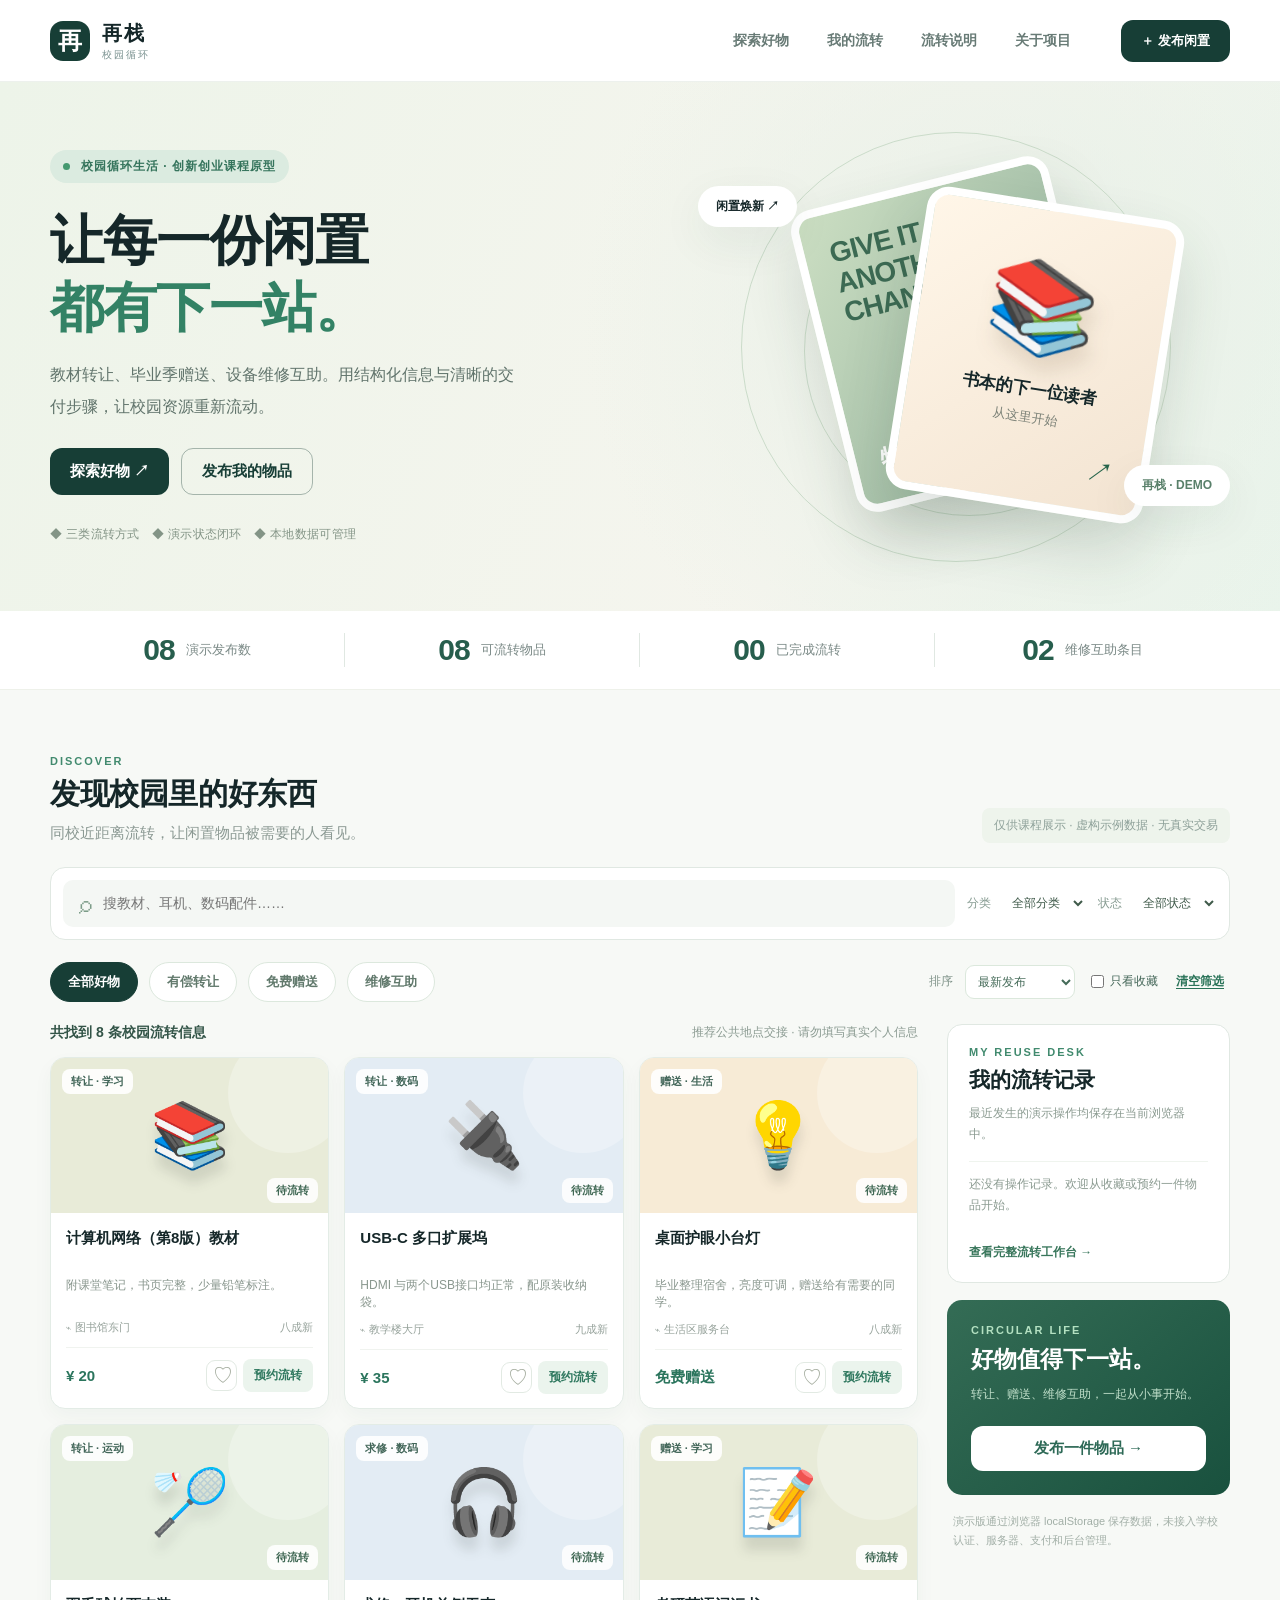
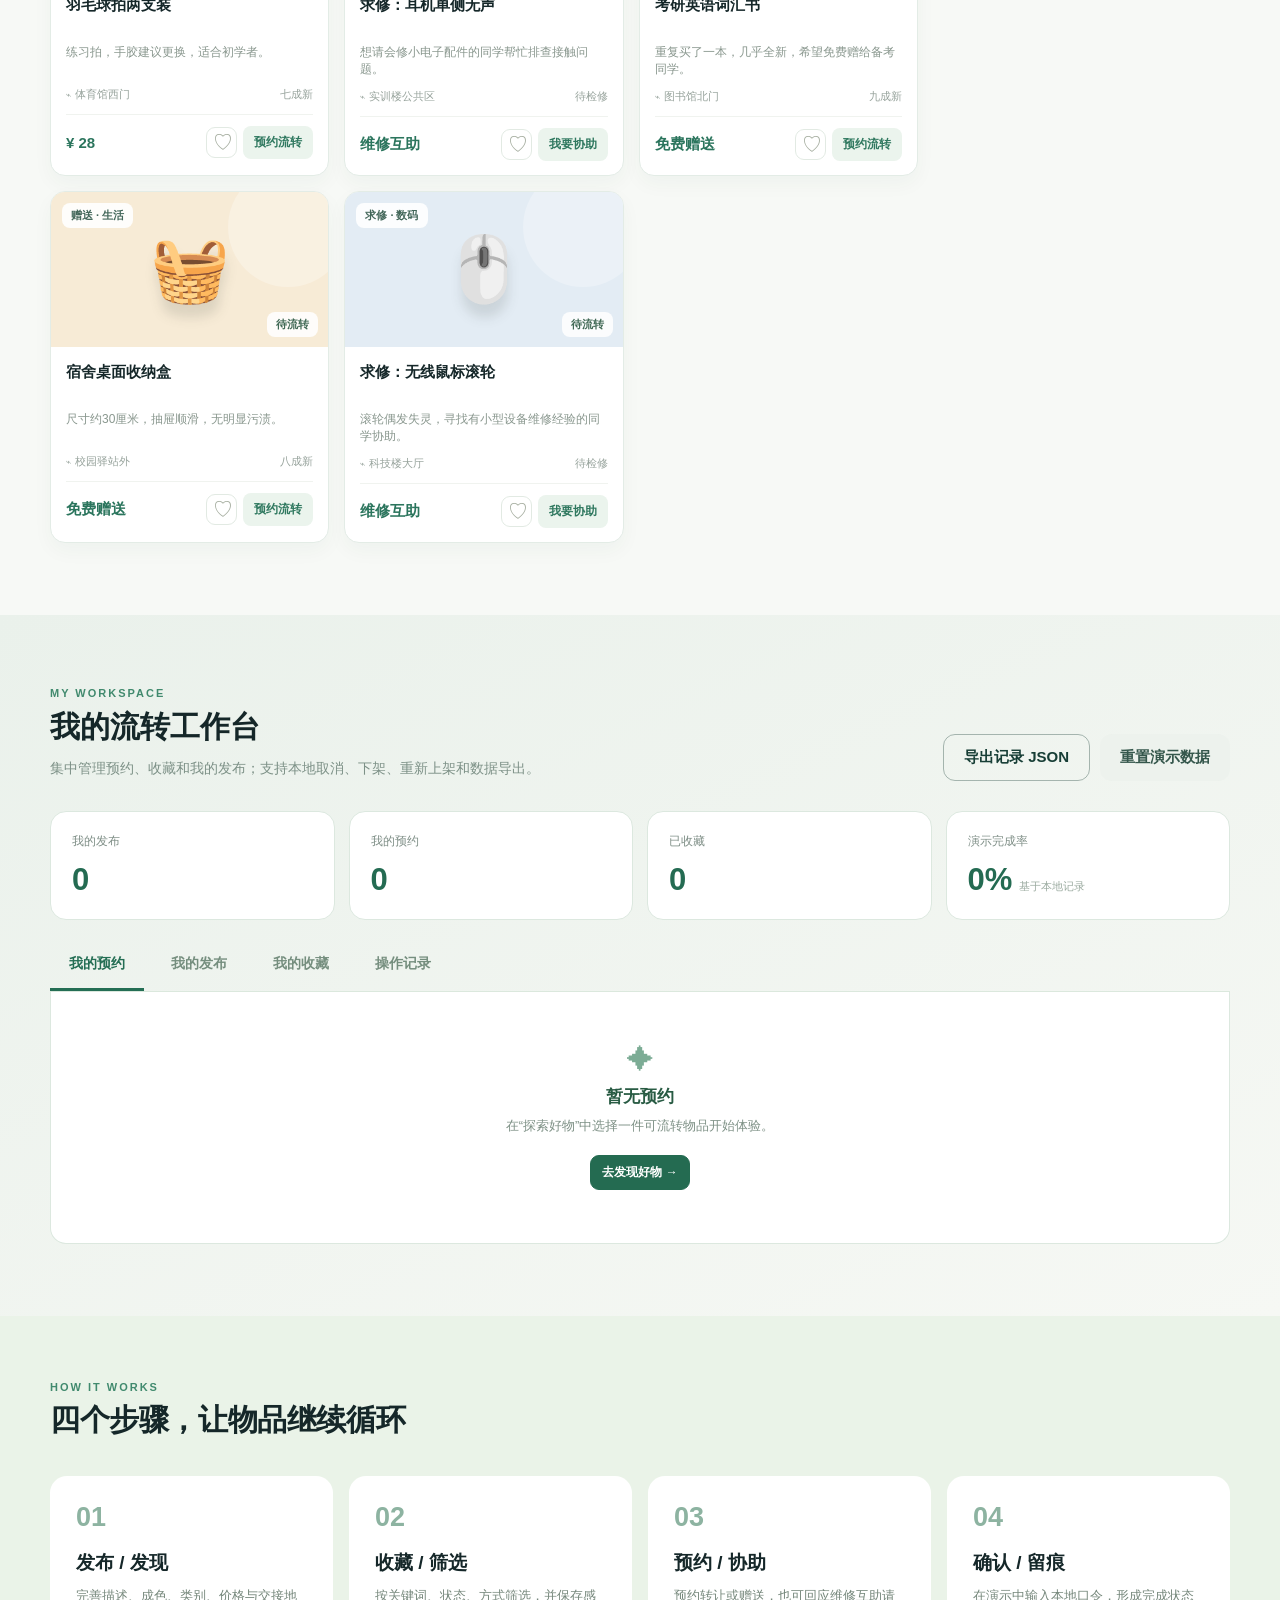
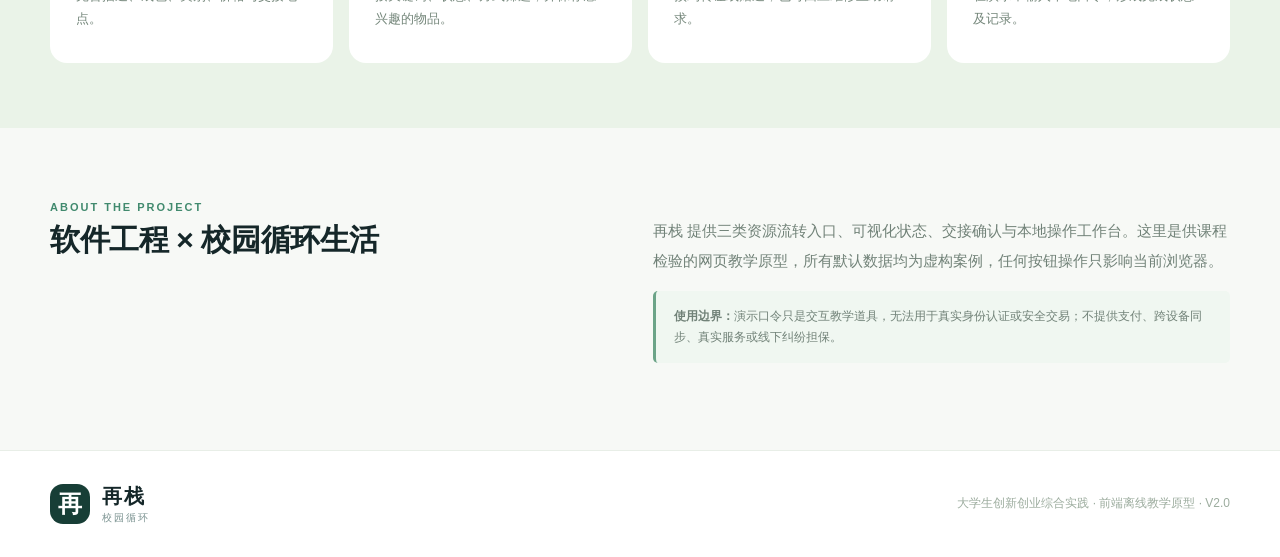
<file: index.html>
<!doctype html>
<html lang="zh-CN">
<head>
  <meta charset="utf-8">
  <meta name="viewport" content="width=device-width,initial-scale=1">
  <meta name="theme-color" content="#173e36">
  <meta name="description" content="再栈——校园闲置物品可信流转与维修互助平台：校园闲置物品可信流转与维修互助网页原型，支持搜索、预约、赠送与维修互助。">
  <title>再栈——校园闲置物品可信流转与维修互助平台｜让闲置继续发光</title>
  <link rel="stylesheet" href="styles.css">
  <script src="data.js" defer></script>
  <script src="app.js" defer></script>
</head>
<body>
  <a class="skip-link" href="#market">跳到物品列表</a>
  <header class="topbar">
    <div class="wrap topbar-inner">
      <a class="brand" href="#top" aria-label="再栈 首页"><span class="brand-mark">再</span><span><strong>再栈</strong><small>校园循环</small></span></a>
      <nav aria-label="主导航" class="nav"><a href="#market">探索好物</a><a href="#workspace">我的流转</a><a href="#how">流转说明</a><a href="#about">关于项目</a></nav>
      <button id="publishTop" class="btn btn-solid" type="button">＋ 发布闲置</button>
    </div>
  </header>
  <main id="top">
    <section class="hero" aria-labelledby="heroTitle"><div class="wrap hero-inner">
      <div class="hero-copy"><div class="eyebrow"><span class="dot"></span> 校园循环生活 · 创新创业课程原型</div><h1 id="heroTitle">让每一份闲置<br><em>都有下一站。</em></h1><p>教材转让、毕业季赠送、设备维修互助。用结构化信息与清晰的交付步骤，让校园资源重新流动。</p><div class="hero-actions"><a class="btn btn-dark" href="#market">探索好物 ↗</a><button class="btn btn-outline" id="publishHero" type="button">发布我的物品</button></div><div class="micro">◆ 三类流转方式　◆ 演示状态闭环　◆ 本地数据可管理</div></div>
      <div class="hero-visual" aria-hidden="true"><div class="orbit orbit-one"></div><div class="orbit orbit-two"></div><div class="hero-card card-back"><span class="hero-stamp">GIVE IT<br>ANOTHER<br>CHANCE</span><span class="art-text">物尽其用 ✦</span></div><div class="hero-card card-front"><span class="visual-icon">📚</span><strong>书本的下一位读者</strong><span>从这里开始</span><div class="visual-arrow">↗</div></div><span class="floating pill-one">闲置焕新 ↗</span><span class="floating pill-two">再栈 · DEMO</span></div>
    </div></section>
    <section class="stats-strip" aria-label="演示统计"><div class="wrap stats-grid"><div><strong id="statTotal">--</strong><span>演示发布数</span></div><div><strong id="statAvailable">--</strong><span>可流转物品</span></div><div><strong id="statDone">--</strong><span>已完成流转</span></div><div><strong id="statRepair">--</strong><span>维修互助条目</span></div></div></section>
    <section id="market" class="section wrap market-section" aria-labelledby="marketTitle">
      <div class="section-heading"><div><span class="kicker">DISCOVER</span><h2 id="marketTitle">发现校园里的好东西</h2><p>同校近距离流转，让闲置物品被需要的人看见。</p></div><span class="demo-label">仅供课程展示 · 虚构示例数据 · 无真实交易</span></div>
      <div class="toolbar" role="search"><label class="searchbox"><span aria-hidden="true">⌕</span><input id="search" type="search" aria-label="搜索物品" placeholder="搜教材、耳机、数码配件……" autocomplete="off"></label><div class="sort-box"><label for="kind">分类</label><select id="kind"><option value="全部">全部分类</option><option>学习</option><option>数码</option><option>生活</option><option>运动</option></select></div><div class="sort-box"><label for="status">状态</label><select id="status"><option value="全部">全部状态</option><option value="待流转">待流转</option><option value="已预约">已预约</option><option value="已完成">已完成</option><option value="已下架">已下架</option></select></div></div>
      <div class="chips-row"><div id="modeChips" class="chips" aria-label="按流转类型筛选"><button type="button" class="chip selected" data-mode="全部" aria-pressed="true">全部好物</button><button type="button" class="chip" data-mode="转让" aria-pressed="false">有偿转让</button><button type="button" class="chip" data-mode="赠送" aria-pressed="false">免费赠送</button><button type="button" class="chip" data-mode="求修" aria-pressed="false">维修互助</button></div><div class="filters-extra"><label for="sort">排序</label><select id="sort"><option value="newest">最新发布</option><option value="price-asc">价格由低到高</option><option value="price-desc">价格由高到低</option><option value="title">名称 A-Z</option></select><label class="favorite-filter"><input id="favOnly" type="checkbox"> 只看收藏</label><button type="button" id="clearFilters" class="inline-link">清空筛选</button></div></div>
      <div class="content-grid"><div><div class="grid-meta"><strong id="resultCount" aria-live="polite">正在加载…</strong><span>推荐公共地点交接 · 请勿填写真实个人信息</span></div><div class="item-grid" id="items"></div><div id="empty" class="empty" hidden><strong>暂时没有匹配的内容</strong><p>换个关键词或清空筛选，再看看其他物品。</p><button type="button" class="btn btn-subtle" id="emptyClear">查看全部</button></div></div>
      <aside class="sidebar" aria-label="侧边工具"><div class="side-panel"><div class="side-kicker">MY REUSE DESK</div><h3>我的流转记录</h3><p>最近发生的演示操作均保存在当前浏览器中。</p><div id="myActivity" class="activity"></div><a class="text-link" href="#workspace">查看完整流转工作台 →</a></div><div class="side-panel green-panel"><div class="side-kicker">CIRCULAR LIFE</div><h3>好物值得下一站。</h3><p>转让、赠送、维修互助，一起从小事开始。</p><button type="button" class="btn btn-white" id="publishSide">发布一件物品 →</button></div><p class="privacy-note">演示版通过浏览器 localStorage 保存数据，未接入学校认证、服务器、支付和后台管理。</p></aside></div>
    </section>
    <section id="workspace" class="workspace-section" aria-labelledby="workspaceTitle"><div class="wrap"><div class="workspace-heading"><div><span class="kicker">MY WORKSPACE</span><h2 id="workspaceTitle">我的流转工作台</h2><p>集中管理预约、收藏和我的发布；支持本地取消、下架、重新上架和数据导出。</p></div><div class="workspace-tools"><button type="button" class="btn btn-outline" id="exportData">导出记录 JSON</button><button type="button" class="btn btn-subtle" id="reset">重置演示数据</button></div></div>
      <div class="dashboard-metrics"><div><span>我的发布</span><strong id="myPublishedCount">0</strong></div><div><span>我的预约</span><strong id="myBookingsCount">0</strong></div><div><span>已收藏</span><strong id="myFavoritesCount">0</strong></div><div><span>演示完成率</span><strong id="completionRate">0%</strong><small>基于本地记录</small></div></div>
      <div class="workspace-tabs" role="tablist" aria-label="工作台内容"><button type="button" role="tab" aria-selected="true" tabindex="0" class="tab active" data-tab="bookings">我的预约</button><button type="button" role="tab" aria-selected="false" tabindex="-1" class="tab" data-tab="mine">我的发布</button><button type="button" role="tab" aria-selected="false" tabindex="-1" class="tab" data-tab="favorites">我的收藏</button><button type="button" role="tab" aria-selected="false" tabindex="-1" class="tab" data-tab="activity">操作记录</button></div>
      <div id="workspaceBody" class="workspace-body" role="tabpanel" aria-live="polite"></div>
    </div></section>
    <section id="how" class="steps-section" aria-labelledby="howTitle"><div class="wrap"><span class="kicker">HOW IT WORKS</span><h2 id="howTitle">四个步骤，让物品继续循环</h2><div class="steps steps-four"><div class="step"><span>01</span><h3>发布 / 发现</h3><p>完善描述、成色、类别、价格与交接地点。</p></div><div class="step"><span>02</span><h3>收藏 / 筛选</h3><p>按关键词、状态、方式筛选，并保存感兴趣的物品。</p></div><div class="step"><span>03</span><h3>预约 / 协助</h3><p>预约转让或赠送，也可回应维修互助请求。</p></div><div class="step"><span>04</span><h3>确认 / 留痕</h3><p>在演示中输入本地口令，形成完成状态及记录。</p></div></div></div></section>
    <section id="about" class="about wrap"><div><span class="kicker">ABOUT THE PROJECT</span><h2>软件工程 × 校园循环生活</h2></div><div><p>再栈 提供三类资源流转入口、可视化状态、交接确认与本地操作工作台。这里是供课程检验的网页教学原型，所有默认数据均为虚构案例，任何按钮操作只影响当前浏览器。</p><p class="about-caution"><strong>使用边界：</strong>演示口令只是交互教学道具，无法用于真实身份认证或安全交易；不提供支付、跨设备同步、真实服务或线下纠纷担保。</p></div></section>
  </main>
  <footer><div class="wrap footer-inner"><div class="brand"><span class="brand-mark">再</span><span><strong>再栈</strong><small>校园循环</small></span></div><p>大学生创新创业综合实践 · 前端离线教学原型 · V2.0</p></div></footer>
  <div id="modal" class="modal" role="dialog" aria-modal="true" aria-labelledby="modalTitle" hidden><div class="overlay" id="overlay"></div><div class="modal-card"><button type="button" class="close" id="close" aria-label="关闭弹窗">×</button><div id="modalBody"></div></div></div>
  <div id="toast" role="status" class="toast" aria-live="polite"></div>
</body>
</html>
</file>
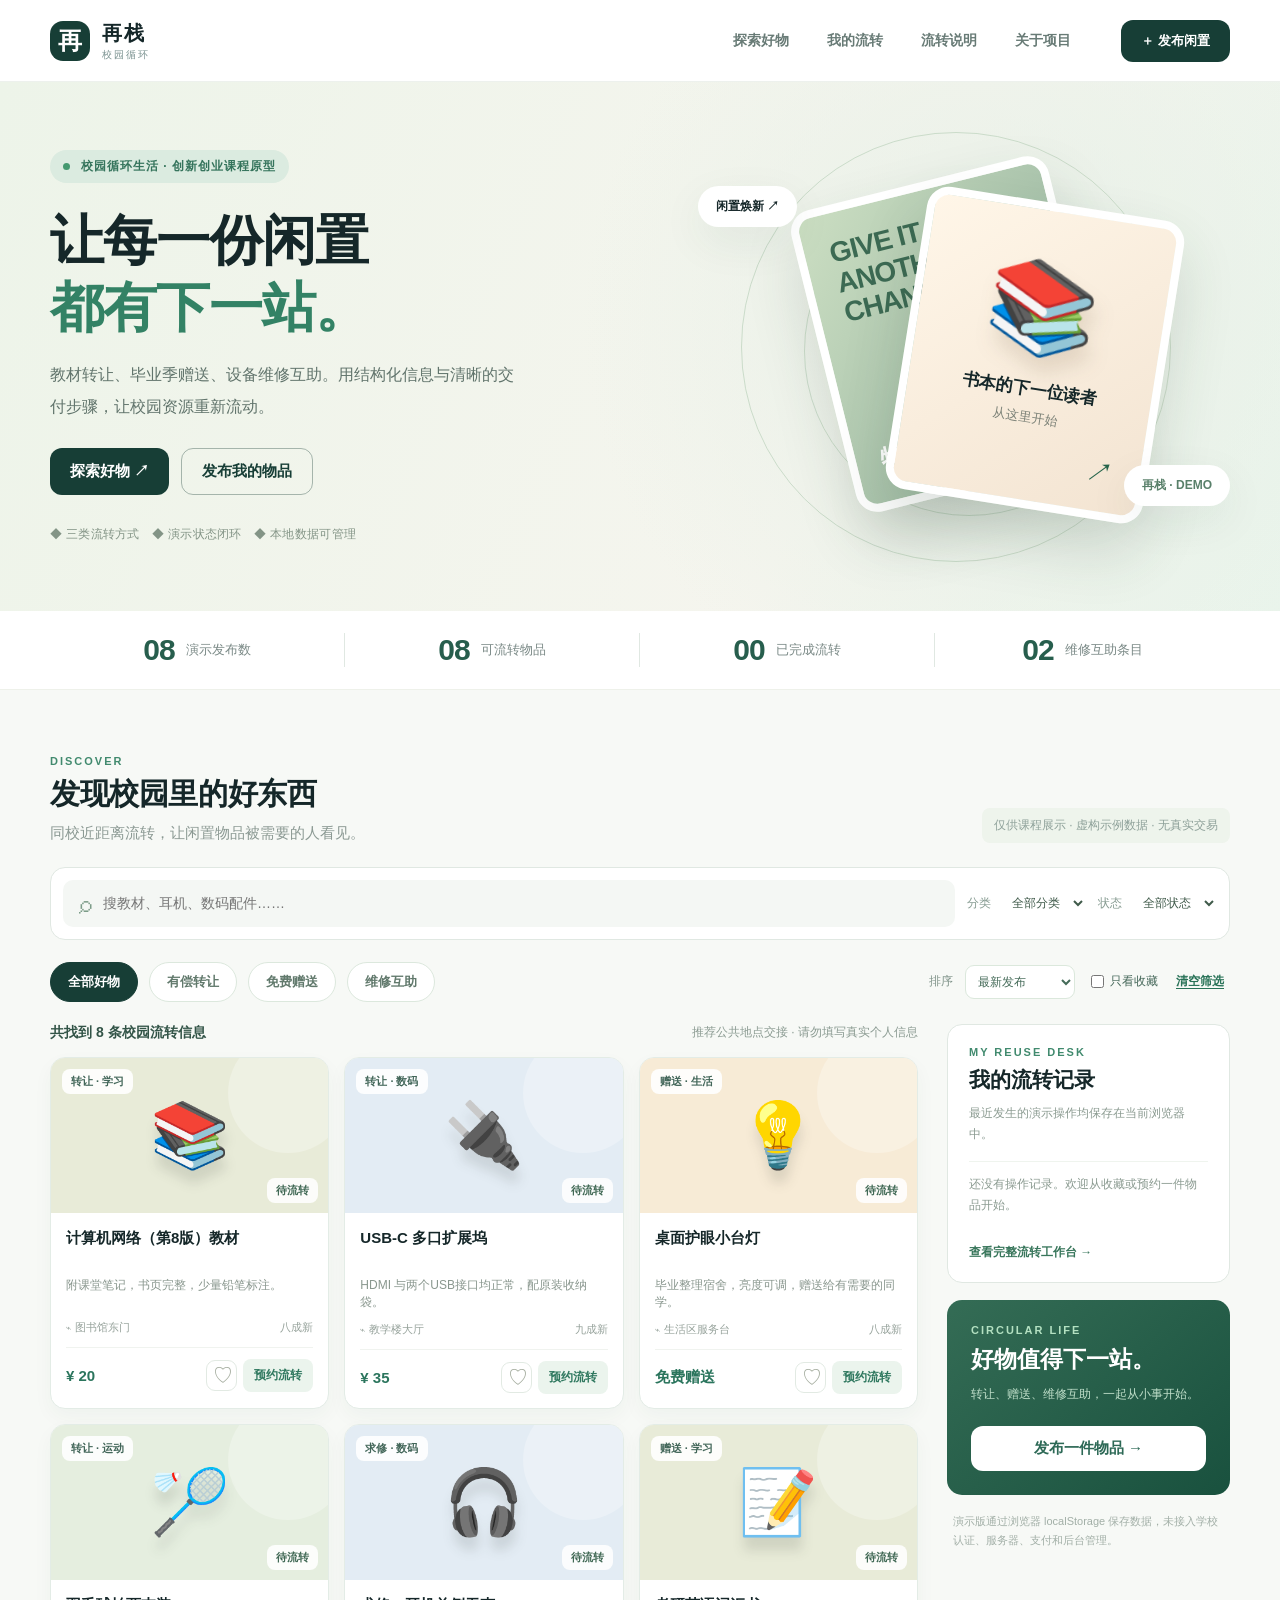
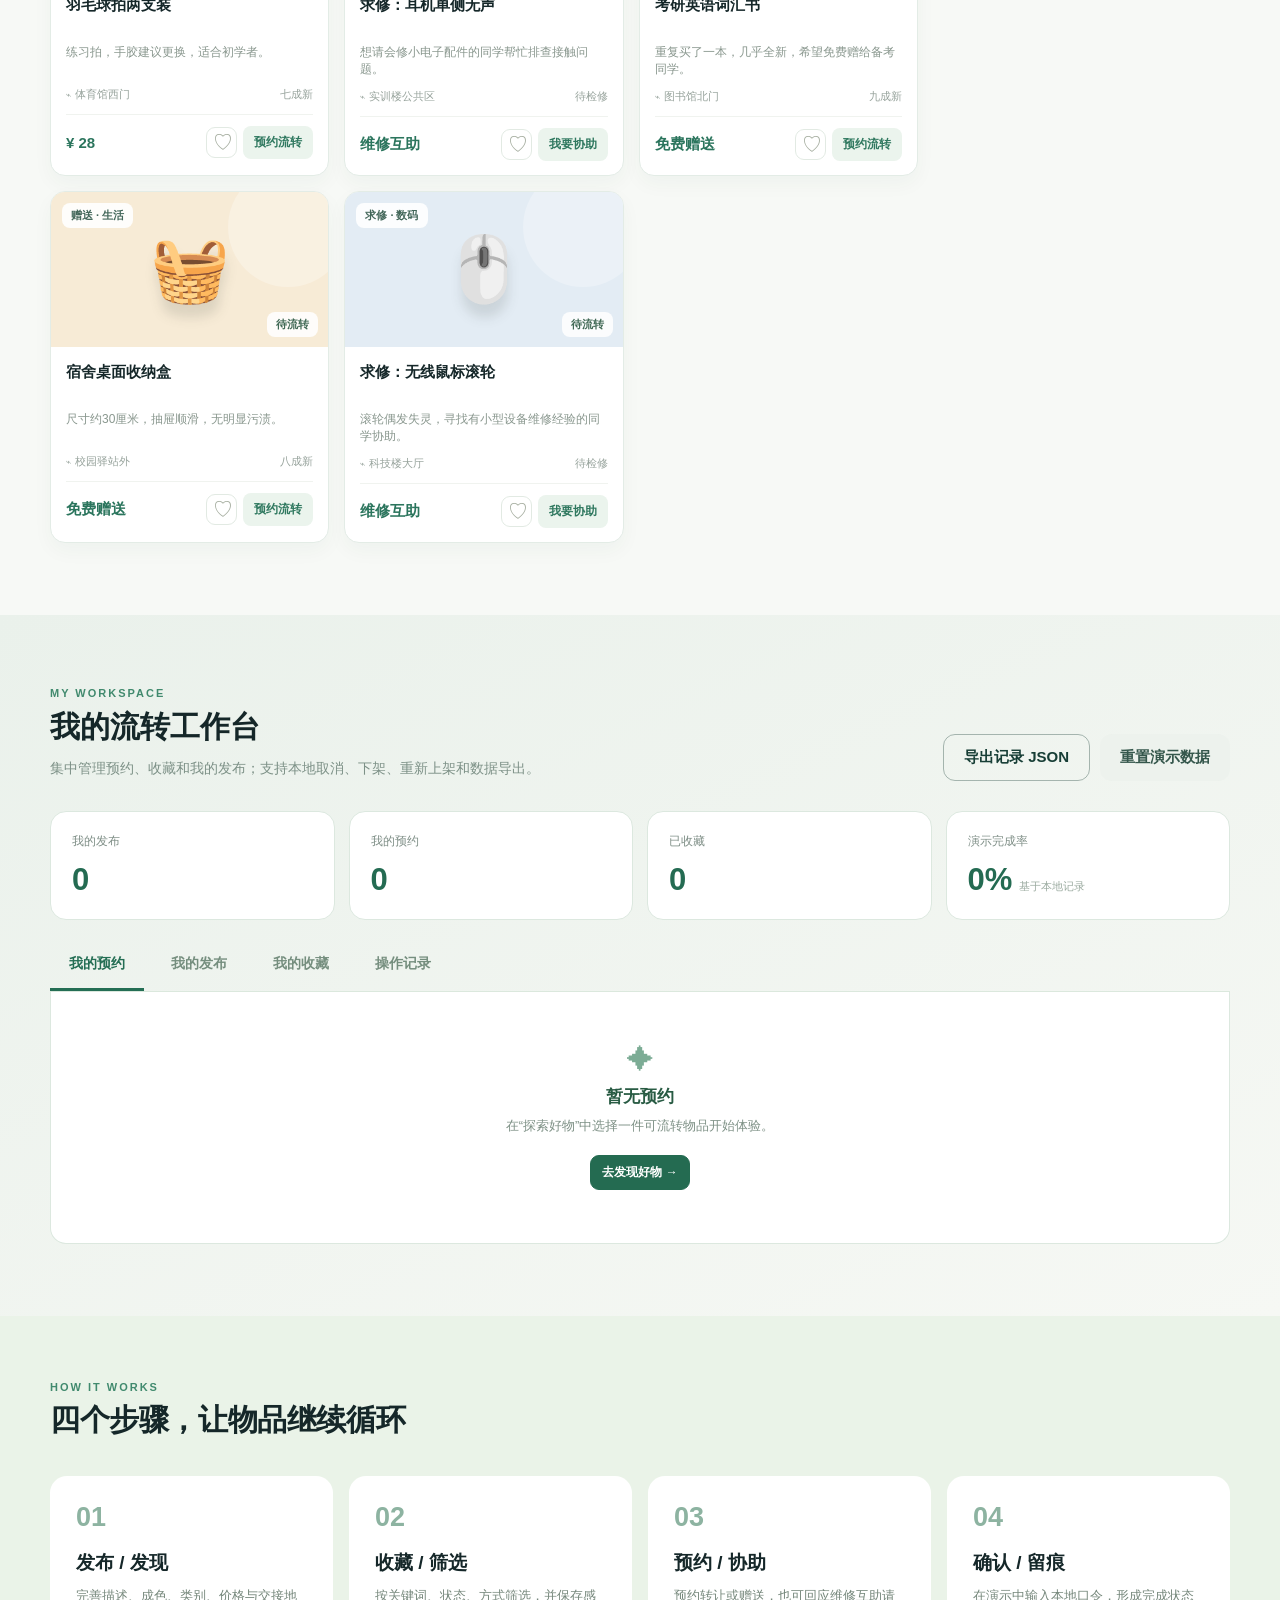
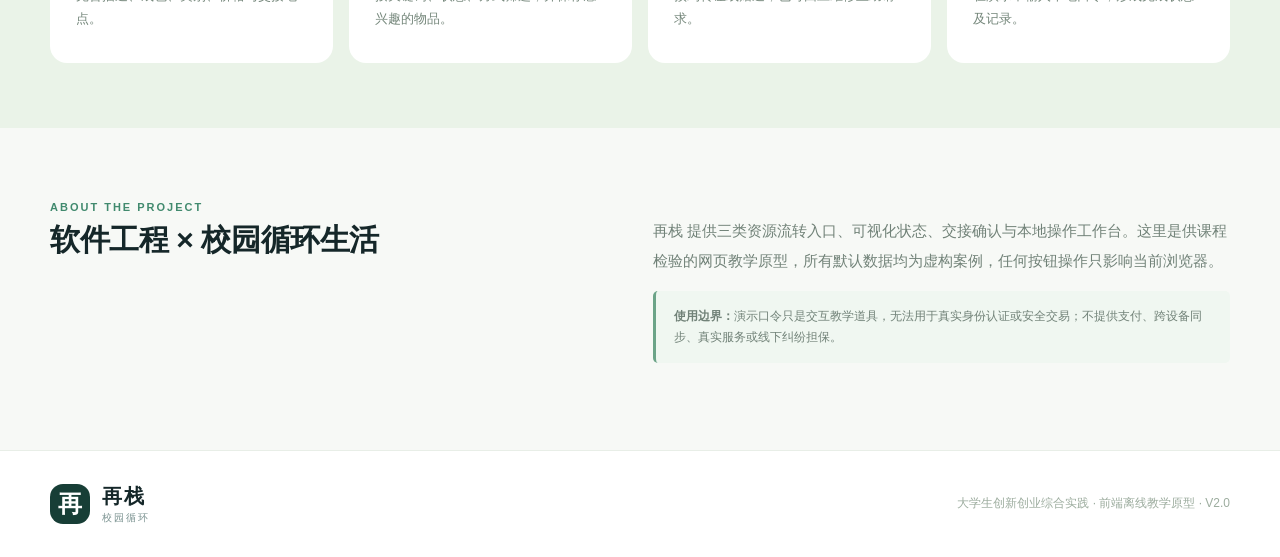
<file: 再栈.html>
<!doctype html>
<html lang="zh-CN">
<head>
  <meta charset="utf-8">
  <meta name="viewport" content="width=device-width,initial-scale=1">
  <meta name="theme-color" content="#173e36">
  <meta name="description" content="再栈——校园闲置物品可信流转与维修互助平台：校园闲置物品可信流转与维修互助网页原型，支持搜索、预约、赠送与维修互助。">
  <title>再栈——校园闲置物品可信流转与维修互助平台｜让闲置继续发光</title>
  <style>
:root{--ink:#152729;--muted:#667578;--paper:#f7f9f6;--white:#fff;--green:#2e7d64;--green-2:#c9e5cd;--deep:#173e36;--line:#e0e8e2;--shadow:0 15px 45px rgba(25,67,50,.07)}
*{box-sizing:border-box}html{scroll-behavior:smooth}body{margin:0;background:var(--paper);color:var(--ink);font-family:"Noto Sans CJK SC","Microsoft YaHei",-apple-system,BlinkMacSystemFont,sans-serif;font-size:15px}button,input,select{font:inherit}button{cursor:pointer}a{text-decoration:none;color:inherit}.wrap{width:min(1180px,calc(100% - 52px));margin:auto}.topbar{background:#fff;border-bottom:1px solid #edf1ed;position:sticky;top:0;z-index:20}.topbar-inner{height:81px;display:flex;align-items:center;gap:50px;justify-content:space-between}.brand{display:flex;align-items:center;gap:12px}.brand-mark{display:grid;place-items:center;background:var(--deep);color:#fff;width:40px;height:40px;border-radius:13px;font-size:24px;font-weight:800}.brand strong{display:block;font-size:20px;letter-spacing:2px}.brand small{display:block;font-size:10px;letter-spacing:2px;color:#7a9290;margin-top:1px}.nav{display:flex;gap:38px;margin-left:auto}.nav a{color:#687b76;font-weight:600;font-size:14px}.nav .active{color:var(--deep)}.btn{border:0;border-radius:12px;font-weight:700;padding:13px 20px;transition:transform .15s,background .15s}.btn:hover{transform:translateY(-2px)}.btn-solid,.btn-dark{background:var(--deep);color:#fff}.btn-solid{padding:12px 20px;font-size:13px}.btn-outline{background:transparent;border:1px solid rgba(23,62,54,.35);color:var(--deep)}.btn-subtle{background:#edf2ed;color:#35574c}.btn-white{background:#fff;color:#2d6956;width:100%}.hero{background:radial-gradient(circle at 78% 45%,#e7f0e7 0,rgba(235,246,232,0) 40%),linear-gradient(114deg,#edf4e9,#f5f5ee 65%,#e9f4eb);overflow:hidden}.hero-inner{display:grid;grid-template-columns:1.07fr .93fr;min-height:490px;align-items:center;gap:36px}.hero-copy{padding:68px 0}.eyebrow{display:inline-flex;align-items:center;gap:11px;background:#dbebe0;color:#35745c;border-radius:20px;padding:8px 13px;font-size:12px;font-weight:700;letter-spacing:1px}.dot{width:7px;height:7px;border-radius:100%;background:#44996f}.hero h1{font-size:clamp(42px,4.2vw,63px);line-height:1.24;letter-spacing:-1px;margin:24px 0 19px;font-weight:850}.hero h1 em{font-style:normal;color:#338265}.hero p{color:#61746c;line-height:1.95;font-size:16px;max-width:470px}.hero-actions{display:flex;gap:12px;margin:26px 0 31px}.micro{font-size:12px;color:#839486;letter-spacing:.3px}.hero-visual{height:390px;position:relative}.orbit{position:absolute;border:1px solid #cbdcca;border-radius:50%;width:330px;height:330px;left:20%;top:9%}.orbit-two{width:430px;height:430px;left:8%;top:-5%}.hero-card{position:absolute;box-shadow:0 30px 60px rgba(44,69,48,.16);border:8px solid white;border-radius:22px}.card-back{width:265px;height:310px;background:linear-gradient(130deg,#cbdec2,#8fae9a);left:23%;top:7%;transform:rotate(-14deg)}.hero-stamp{display:block;font-size:28px;line-height:1.09;letter-spacing:-1px;margin:25px;color:#3c6a53;font-weight:900}.art-text{position:absolute;bottom:26px;left:25px;font-weight:800;color:#fff;font-size:25px}.card-front{width:260px;height:306px;background:linear-gradient(140deg,#fff6e8,#f3e4d2);left:39%;top:13%;transform:rotate(9deg);display:flex;align-items:center;flex-direction:column;padding-top:45px}.visual-icon{font-size:90px;filter:drop-shadow(5px 15px 10px rgba(75,53,26,.13))}.card-front strong{margin-top:18px;font-size:17px}.card-front>span:nth-of-type(2){font-size:13px;color:#7b8177;margin-top:8px}.visual-arrow{position:absolute;bottom:19px;right:26px;color:#236349;font-size:28px}.floating{position:absolute;border-radius:25px;padding:12px 18px;background:white;box-shadow:var(--shadow);font-weight:800;font-size:12px}.pill-one{top:9%;left:0}.pill-two{bottom:9%;right:0;color:#59806a}.stats-strip{background:#fff;border-bottom:1px solid #eef1ea}.stats-grid{display:grid;grid-template-columns:repeat(4,1fr);padding:22px 0}.stats-grid>div{text-align:center;display:flex;align-items:center;justify-content:center;gap:11px;border-right:1px solid var(--line)}.stats-grid>div:last-child{border:0}.stats-grid strong{font-size:30px;letter-spacing:-1px;color:#275e4d}.stats-grid span{font-size:13px;color:#7a8986}.section{padding-top:65px;padding-bottom:72px}.section-heading{display:flex;align-items:end;justify-content:space-between;margin-bottom:24px}.kicker,.side-kicker{display:block;color:#418a6e;letter-spacing:2px;font-size:11px;font-weight:800}.section-heading h2,.steps-section h2,.about h2{font-size:30px;margin:7px 0 9px;letter-spacing:-.4px}.section-heading p{color:#8b9993;margin:0}.demo-label{font-size:12px;color:#8da099;background:#eef4ec;padding:9px 12px;border-radius:8px}.toolbar{background:#fff;border:1px solid var(--line);border-radius:15px;padding:12px;display:flex;gap:12px;align-items:center}.searchbox{flex:1;display:flex;align-items:center;gap:9px;background:#f4f7f4;border-radius:10px;padding:0 16px;height:47px}.searchbox span{font-size:25px;color:#7c9c88}.searchbox input{outline:0;border:0;background:transparent;flex:1;min-width:0;font-size:14px}.sort-box{display:flex;align-items:center;gap:7px;font-size:12px;color:#879c92}.sort-box select{border:0;padding:10px;color:#405b4b;outline:0}.chips{display:flex;gap:11px;padding:22px 0}.chip{border:1px solid #dce8dd;background:white;color:#61796c;padding:10px 17px;border-radius:50px;font-size:13px;font-weight:700}.chip.selected{background:var(--deep);color:white;border-color:var(--deep)}.content-grid{display:grid;grid-template-columns:minmax(0,1fr) 283px;gap:29px}.grid-meta{display:flex;justify-content:space-between;align-items:center;margin-bottom:15px;font-size:12px;color:#8b9b92}.grid-meta strong{font-size:14px;color:#325447}.item-grid{display:grid;grid-template-columns:repeat(3,minmax(0,1fr));gap:15px}.item-card{background:white;border-radius:15px;overflow:hidden;border:1px solid #e3ece6;box-shadow:0 8px 20px rgba(30,64,46,.04);transition:transform .16s}.item-card:hover{transform:translateY(-4px)}.thumb{height:155px;display:flex;align-items:center;justify-content:center;position:relative;overflow:hidden}.thumb-icon{font-size:64px;z-index:1;filter:drop-shadow(1px 13px 6px rgba(30,45,30,.12))}.thumb:after{content:"";height:120px;width:120px;background:rgba(255,255,255,.27);border-radius:100%;position:absolute;right:-20px;top:-25px}.tag{position:absolute;top:11px;left:11px;background:rgba(255,255,255,.9);padding:5px 9px;border-radius:8px;font-weight:800;font-size:11px;color:#426659;z-index:2}.item-body{padding:14px 15px}.item-body h3{font-size:15px;margin:0 0 8px;min-height:42px;line-height:1.46}.item-desc{color:#89978e;font-size:12px;min-height:32px;display:-webkit-box;-webkit-line-clamp:2;-webkit-box-orient:vertical;overflow:hidden}.item-meta{display:flex;justify-content:space-between;color:#97a39c;font-size:11px;margin-top:11px}.item-footer{display:flex;align-items:center;justify-content:space-between;border-top:1px solid #f0f3ef;padding-top:11px;margin-top:12px}.price{color:#2b755d;font-size:18px;font-weight:800}.price small{font-size:12px}.item-action{border:0;background:#ebf4ed;color:#2f785f;font-size:12px;font-weight:750;border-radius:8px;padding:8px 11px}.item-action:disabled{background:#f1f1f1;color:#a8ada8;cursor:not-allowed}.side-panel{padding:21px;background:white;border:1px solid var(--line);border-radius:15px;margin-bottom:17px}.side-panel h3{margin:8px 0 9px;font-size:21px}.side-panel p{font-size:12px;color:#8b9b91;line-height:1.8;margin:0 0 15px}.activity{border-top:1px solid #eff4ee;padding-top:12px}.activity-row{display:flex;gap:11px;align-items:center;padding:9px 0;font-size:12px;border-bottom:1px solid #eff2ee}.activity-dot{background:#e9f2e8;color:#3c775c;border-radius:10px;padding:8px;font-size:18px}.activity-row small{display:block;margin-top:3px;color:#98a39c}.green-panel{background:linear-gradient(140deg,#346c55,#19513e);color:white;border:0;padding:24px}.green-panel .side-kicker{color:#b4e1c2}.green-panel h3{font-size:23px;line-height:1.35}.green-panel p{color:#c1e0cb;margin-bottom:20px}.privacy-note{font-size:11px;color:#a2afa7;line-height:1.75;padding:0 6px}.empty{padding:60px 20px;text-align:center;color:#85978a;background:#fff;border:1px dashed #cddfd1;border-radius:16px}.steps-section{background:#eaf3e8;padding:65px 0}.steps{display:grid;grid-template-columns:repeat(3,1fr);gap:25px;margin-top:35px}.step{background:#fff;border-radius:17px;padding:26px;min-height:187px}.step>span{font-size:27px;color:#8db3a1;font-weight:850}.step h3{font-size:19px;margin:17px 0 8px}.step p{font-size:13px;line-height:1.8;color:#75877b;margin:0}.about{padding-top:73px;padding-bottom:75px;display:grid;grid-template-columns:.95fr 1.05fr;gap:80px}.about p{line-height:2;color:#718278}.footer-inner{display:flex;align-items:center;justify-content:space-between;padding:32px 0}.footer-inner p{font-size:12px;color:#9cac9e}footer{background:#fff;border-top:1px solid #e8eee7}.modal[hidden]{display:none}.modal{position:fixed;inset:0;z-index:60;display:grid;place-items:center}.overlay{position:absolute;inset:0;background:rgba(12,28,22,.62)}.modal-card{position:relative;width:min(485px,calc(100% - 26px));max-height:90vh;overflow:auto;border-radius:19px;background:white;padding:28px 32px;box-shadow:0 24px 100px rgba(0,0,0,.2)}.close{border:0;background:#f4f6f3;position:absolute;right:21px;top:18px;border-radius:100%;width:33px;height:33px;font-size:23px}.modal h2{margin:8px 0 9px;font-size:25px}.modal p{font-size:13px;line-height:1.8;color:#718275}.form-field{display:block;margin-top:16px;color:#355146;font-size:13px;font-weight:700}.form-field input,.form-field select,.form-field textarea{display:block;border:1px solid #dde6df;border-radius:9px;padding:12px;width:100%;margin-top:7px;outline-color:#6daf86;resize:vertical}.form-field textarea{height:78px}.form-grid{display:grid;grid-template-columns:1fr 1fr;gap:11px}.modal-actions{display:flex;gap:10px;margin-top:22px}.modal-actions .btn{flex:1}.code-box{background:#f1f8f2;border:1px dashed #8eb49a;border-radius:14px;padding:22px;text-align:center;font-size:33px;font-weight:900;letter-spacing:6px;color:#317856;margin:16px 0}.hint{font-size:12px;color:#9b9c91}.toast{position:fixed;bottom:25px;left:50%;transform:translateX(-50%) translateY(30px);opacity:0;pointer-events:none;background:#193f32;color:white;border-radius:12px;padding:12px 22px;z-index:100;transition:.25s;font-size:13px}.toast.show{opacity:1;transform:translateX(-50%) translateY(0)}
@media(max-width:1080px){.item-grid{grid-template-columns:repeat(2,1fr)}.content-grid{grid-template-columns:minmax(0,1fr) 245px}.nav{gap:18px}.hero-card{scale:.89}}@media(max-width:750px){.wrap{width:min(100% - 32px,620px)}.nav{display:none}.topbar-inner{height:69px}.hero-inner{grid-template-columns:1fr;min-height:auto}.hero-copy{padding:43px 0 20px}.hero-visual{height:230px}.hero-card{scale:.62;transform-origin:center;left:35%;top:-25%}.card-back{left:20%;top:-18%}.orbit{scale:.7;transform-origin:top left}.stats-grid{grid-template-columns:repeat(2,1fr);row-gap:15px}.stats-grid>div:nth-child(2){border:0}.section-heading{display:block}.demo-label{margin-top:17px;display:inline-block}.toolbar{flex-wrap:wrap}.toolbar .searchbox{flex-basis:100%}.content-grid{grid-template-columns:1fr}.sidebar{display:grid;grid-template-columns:1fr 1fr;gap:12px}.sidebar .side-panel{margin:0}.privacy-note{grid-column:1/-1}.steps{grid-template-columns:1fr}.about{grid-template-columns:1fr;gap:10px}.footer-inner{align-items:start;flex-direction:column;gap:8px}.footer-inner p{line-height:1.7}}@media(max-width:500px){.hero h1{font-size:42px}.item-grid{grid-template-columns:1fr 1fr;gap:9px}.item-body{padding:12px 10px}.item-body h3{font-size:13px}.thumb{height:123px}.thumb-icon{font-size:51px}.item-meta{font-size:10px}.price{font-size:15px}.item-action{font-size:11px;padding:7px}.sidebar{grid-template-columns:1fr}.stats-grid strong{font-size:24px}.stats-grid span{font-size:11px}.chips{overflow:auto}.chip{flex:0 0 auto}.sort-box{flex:1}.about h2{font-size:26px}.section-heading h2,.steps-section h2{font-size:27px}}

/* v2.0: 可访问性、筛选、管理工作台与详情交互 */
.skip-link{position:absolute;top:-100px;left:12px;background:#fff;padding:10px;z-index:99}.skip-link:focus{top:10px}
button:focus-visible,a:focus-visible,input:focus-visible,select:focus-visible,textarea:focus-visible{outline:3px solid #72b991;outline-offset:2px}
.btn{display:inline-flex;align-items:center;justify-content:center;gap:7px}
.btn:disabled,.item-action:disabled{opacity:.6;cursor:not-allowed;transform:none}
.toolbar{flex-wrap:wrap}.sort-box label{white-space:nowrap}.sort-box select{background:transparent}
.chips-row{display:flex;align-items:center;justify-content:space-between;gap:16px;flex-wrap:wrap}
.chips{flex-wrap:wrap}.filters-extra{display:flex;align-items:center;gap:12px;color:#7d9187;font-size:12px}.filters-extra select{border:1px solid #dbe8dc;border-radius:9px;padding:8px;background:#fff;color:#456b59}.favorite-filter{white-space:nowrap;display:flex;align-items:center;gap:3px;color:#46685a}.inline-link{border:0;background:transparent;color:#287257;text-decoration:underline;text-underline-offset:3px;font-weight:700;font-size:12px}
.item-title-btn{border:0;background:transparent;padding:0;display:block;text-align:left;cursor:pointer;color:inherit;width:100%}.item-title-btn:hover h3{text-decoration:underline;text-decoration-color:#6cac91;text-underline-offset:4px}
.item-desc{margin:0}.state-badge{position:absolute;right:10px;bottom:10px;background:rgba(255,255,255,.87);border-radius:8px;padding:5px 9px;font-size:11px;font-weight:700;color:#416955}.state-已完成{color:#858f88}.state-已下架{color:#9b7474}.state-已预约{color:#b57a32}
.card-actions{display:flex;align-items:center;gap:6px}.fav-button{border:1px solid #e2eae3;background:#fff;border-radius:9px;color:#a5ad9f;width:31px;height:31px;font-size:20px;line-height:1}.fav-button.is-fav{color:#d96974;background:#fff8f7;border-color:#f4d7da}
.item-footer{gap:5px}.item-action{white-space:nowrap}.price{font-size:15px}.item-meta span:first-child{max-width:70%;overflow:hidden;text-overflow:ellipsis;white-space:nowrap}.item-body h3{min-height:42px}
.text-link{display:inline-block;margin-top:12px;font-size:12px;color:#38765b;font-weight:800}.empty strong{display:block;font-size:17px;margin-bottom:8px}.empty p{font-size:13px;margin-bottom:20px}
.workspace-section{padding:72px 0;background:linear-gradient(155deg,#eaf1eb,#f6f8f4)}.workspace-heading{display:flex;align-items:end;justify-content:space-between;gap:16px}.workspace-heading h2{font-size:30px;margin:8px 0}.workspace-heading p{color:#7d9187;margin:0;font-size:14px;line-height:1.8}.workspace-tools{display:flex;gap:10px;flex-wrap:wrap}.dashboard-metrics{display:grid;grid-template-columns:repeat(4,1fr);gap:14px;margin:30px 0 20px}.dashboard-metrics>div{border:1px solid #dce8df;border-radius:16px;background:#fff;padding:21px}.dashboard-metrics span{display:block;color:#7e8e86;font-size:12px;margin-bottom:12px}.dashboard-metrics strong{font-size:31px;color:#246b52}.dashboard-metrics small{font-size:11px;margin-left:7px;color:#9baba0}
.workspace-tabs{display:flex;gap:8px;border-bottom:1px solid #dbe8dd;overflow:auto}.tab{border:0;background:transparent;color:#758e7e;font-size:14px;font-weight:800;padding:15px 19px;border-bottom:3px solid transparent;white-space:nowrap}.tab.active{color:#246e54;border-color:#246e54}.workspace-body{min-height:180px;background:white;border:1px solid #dce8df;border-top:0;border-radius:0 0 16px 16px;padding:16px 22px}.record-list{display:grid}.record-row{display:flex;align-items:center;gap:16px;border-bottom:1px solid #eef2ef;padding:16px 6px}.record-row:last-child{border-bottom:0}.record-main{flex:1;min-width:0}.record-main strong,.record-row strong{display:block;font-size:14px;color:#2f5142}.record-main small,.record-row small{display:block;color:#81958a;font-size:12px;margin-top:8px}.record-icon{font-size:25px;border-radius:12px;background:#f2f6ef;padding:12px}.record-actions{display:flex;gap:7px;flex-wrap:wrap;justify-content:flex-end}.mini-btn{border:1px solid #dce9df;background:#f5f9f5;border-radius:9px;padding:8px 11px;font-size:12px;color:#30694f;font-weight:700;white-space:nowrap;display:inline-flex;align-items:center;justify-content:center}.mini-btn.solid{background:#246b51;color:white;border-color:#246b51}.empty-panel{text-align:center;padding:37px 8px;color:#7e9186}.empty-panel>span{display:block;font-size:27px;color:#7cac95}.empty-panel strong{display:block;color:#285b43;font-size:17px;margin:9px 0}.empty-panel p{font-size:13px;margin:0 0 20px}.steps-four{grid-template-columns:repeat(4,minmax(0,1fr));gap:16px}.about-caution{padding:15px 18px;border-left:3px solid #6ca488;background:#f0f7f1;border-radius:5px;font-size:12px!important;line-height:1.75!important}
.modal-card{width:min(570px,calc(100% - 24px));padding-bottom:30px}.modal-meta{display:flex;gap:8px;margin:12px 0}.modal-meta span{font-size:12px;padding:4px 8px;border-radius:6px;background:#eff5ef;color:#41785e}.detail-cover{border-radius:14px;background:linear-gradient(130deg,#e6f0e9,#f2ecd9);min-height:130px;display:grid;place-items:center;font-size:75px}.detail-desc{font-size:14px!important;color:#466354!important}.detail-rows{display:grid;grid-template-columns:1fr 1fr;gap:11px}.detail-rows div{background:#f5f8f5;border-radius:9px;padding:11px 12px}.detail-rows span{display:block;color:#8fa097;font-size:11px;margin-bottom:7px}.detail-rows strong{color:#315c49;font-size:13px}.cancel-link{border:0;background:transparent;color:#b05750;font-size:12px;text-decoration:underline;display:block;margin:18px auto 0}.form-field input:disabled{background:#f0f3ef;color:#8d9990}.modal .hint{font-size:11.5px!important;color:#809589!important}
@media(max-width:1080px){.steps-four{grid-template-columns:repeat(2,1fr)}.workspace-heading{align-items:start;flex-direction:column}.dashboard-metrics{grid-template-columns:repeat(2,1fr)}}
@media(max-width:750px){.chips{gap:8px;padding-bottom:8px}.chips-row{gap:4px;padding-bottom:18px}.filters-extra{flex-wrap:wrap}.nav{display:none}.workspace-tools{width:100%}.dashboard-metrics>div{padding:17px}.workspace-body{padding:10px}.record-row{flex-wrap:wrap}.record-main{min-width:180px}.record-actions{width:100%;justify-content:flex-start;padding-left:58px}.toolbar .sort-box{flex:1;min-width:40%}.steps-four{grid-template-columns:1fr 1fr}.item-grid{grid-template-columns:repeat(2,minmax(0,1fr))}}
@media(max-width:500px){.topbar .btn-solid{padding:10px 11px;font-size:12px}.wrap{width:calc(100% - 28px)}.hero-actions{flex-wrap:wrap}.item-grid{grid-template-columns:repeat(2,minmax(0,1fr))}.item-card{border-radius:11px}.thumb{height:125px}.item-body h3{font-size:13px}.item-meta span:last-child{display:none}.item-footer{align-items:flex-end}.card-actions{gap:3px}.item-action{padding:6px 6px;font-size:10px}.fav-button{width:27px;height:27px;font-size:18px}.price{font-size:12px}.steps-four{grid-template-columns:1fr}.dashboard-metrics{gap:9px}.dashboard-metrics strong{font-size:24px}.tab{padding:13px 12px}.detail-rows{grid-template-columns:1fr}.record-actions{padding-left:0}.modal-card{padding:23px 18px}.form-grid{gap:7px}}
@media(prefers-reduced-motion:reduce){html{scroll-behavior:auto}*{animation:none!important;transition:none!important}}

</style>
  
  
</head>
<body>
  <a class="skip-link" href="#market">跳到物品列表</a>
  <header class="topbar">
    <div class="wrap topbar-inner">
      <a class="brand" href="#top" aria-label="再栈 首页"><span class="brand-mark">再</span><span><strong>再栈</strong><small>校园循环</small></span></a>
      <nav aria-label="主导航" class="nav"><a href="#market">探索好物</a><a href="#workspace">我的流转</a><a href="#how">流转说明</a><a href="#about">关于项目</a></nav>
      <button id="publishTop" class="btn btn-solid" type="button">＋ 发布闲置</button>
    </div>
  </header>
  <main id="top">
    <section class="hero" aria-labelledby="heroTitle"><div class="wrap hero-inner">
      <div class="hero-copy"><div class="eyebrow"><span class="dot"></span> 校园循环生活 · 创新创业课程原型</div><h1 id="heroTitle">让每一份闲置<br><em>都有下一站。</em></h1><p>教材转让、毕业季赠送、设备维修互助。用结构化信息与清晰的交付步骤，让校园资源重新流动。</p><div class="hero-actions"><a class="btn btn-dark" href="#market">探索好物 ↗</a><button class="btn btn-outline" id="publishHero" type="button">发布我的物品</button></div><div class="micro">◆ 三类流转方式　◆ 演示状态闭环　◆ 本地数据可管理</div></div>
      <div class="hero-visual" aria-hidden="true"><div class="orbit orbit-one"></div><div class="orbit orbit-two"></div><div class="hero-card card-back"><span class="hero-stamp">GIVE IT<br>ANOTHER<br>CHANCE</span><span class="art-text">物尽其用 ✦</span></div><div class="hero-card card-front"><span class="visual-icon">📚</span><strong>书本的下一位读者</strong><span>从这里开始</span><div class="visual-arrow">↗</div></div><span class="floating pill-one">闲置焕新 ↗</span><span class="floating pill-two">再栈 · DEMO</span></div>
    </div></section>
    <section class="stats-strip" aria-label="演示统计"><div class="wrap stats-grid"><div><strong id="statTotal">--</strong><span>演示发布数</span></div><div><strong id="statAvailable">--</strong><span>可流转物品</span></div><div><strong id="statDone">--</strong><span>已完成流转</span></div><div><strong id="statRepair">--</strong><span>维修互助条目</span></div></div></section>
    <section id="market" class="section wrap market-section" aria-labelledby="marketTitle">
      <div class="section-heading"><div><span class="kicker">DISCOVER</span><h2 id="marketTitle">发现校园里的好东西</h2><p>同校近距离流转，让闲置物品被需要的人看见。</p></div><span class="demo-label">仅供课程展示 · 虚构示例数据 · 无真实交易</span></div>
      <div class="toolbar" role="search"><label class="searchbox"><span aria-hidden="true">⌕</span><input id="search" type="search" aria-label="搜索物品" placeholder="搜教材、耳机、数码配件……" autocomplete="off"></label><div class="sort-box"><label for="kind">分类</label><select id="kind"><option value="全部">全部分类</option><option>学习</option><option>数码</option><option>生活</option><option>运动</option></select></div><div class="sort-box"><label for="status">状态</label><select id="status"><option value="全部">全部状态</option><option value="待流转">待流转</option><option value="已预约">已预约</option><option value="已完成">已完成</option><option value="已下架">已下架</option></select></div></div>
      <div class="chips-row"><div id="modeChips" class="chips" aria-label="按流转类型筛选"><button type="button" class="chip selected" data-mode="全部" aria-pressed="true">全部好物</button><button type="button" class="chip" data-mode="转让" aria-pressed="false">有偿转让</button><button type="button" class="chip" data-mode="赠送" aria-pressed="false">免费赠送</button><button type="button" class="chip" data-mode="求修" aria-pressed="false">维修互助</button></div><div class="filters-extra"><label for="sort">排序</label><select id="sort"><option value="newest">最新发布</option><option value="price-asc">价格由低到高</option><option value="price-desc">价格由高到低</option><option value="title">名称 A-Z</option></select><label class="favorite-filter"><input id="favOnly" type="checkbox"> 只看收藏</label><button type="button" id="clearFilters" class="inline-link">清空筛选</button></div></div>
      <div class="content-grid"><div><div class="grid-meta"><strong id="resultCount" aria-live="polite">正在加载…</strong><span>推荐公共地点交接 · 请勿填写真实个人信息</span></div><div class="item-grid" id="items"></div><div id="empty" class="empty" hidden><strong>暂时没有匹配的内容</strong><p>换个关键词或清空筛选，再看看其他物品。</p><button type="button" class="btn btn-subtle" id="emptyClear">查看全部</button></div></div>
      <aside class="sidebar" aria-label="侧边工具"><div class="side-panel"><div class="side-kicker">MY REUSE DESK</div><h3>我的流转记录</h3><p>最近发生的演示操作均保存在当前浏览器中。</p><div id="myActivity" class="activity"></div><a class="text-link" href="#workspace">查看完整流转工作台 →</a></div><div class="side-panel green-panel"><div class="side-kicker">CIRCULAR LIFE</div><h3>好物值得下一站。</h3><p>转让、赠送、维修互助，一起从小事开始。</p><button type="button" class="btn btn-white" id="publishSide">发布一件物品 →</button></div><p class="privacy-note">演示版通过浏览器 localStorage 保存数据，未接入学校认证、服务器、支付和后台管理。</p></aside></div>
    </section>
    <section id="workspace" class="workspace-section" aria-labelledby="workspaceTitle"><div class="wrap"><div class="workspace-heading"><div><span class="kicker">MY WORKSPACE</span><h2 id="workspaceTitle">我的流转工作台</h2><p>集中管理预约、收藏和我的发布；支持本地取消、下架、重新上架和数据导出。</p></div><div class="workspace-tools"><button type="button" class="btn btn-outline" id="exportData">导出记录 JSON</button><button type="button" class="btn btn-subtle" id="reset">重置演示数据</button></div></div>
      <div class="dashboard-metrics"><div><span>我的发布</span><strong id="myPublishedCount">0</strong></div><div><span>我的预约</span><strong id="myBookingsCount">0</strong></div><div><span>已收藏</span><strong id="myFavoritesCount">0</strong></div><div><span>演示完成率</span><strong id="completionRate">0%</strong><small>基于本地记录</small></div></div>
      <div class="workspace-tabs" role="tablist" aria-label="工作台内容"><button type="button" role="tab" aria-selected="true" tabindex="0" class="tab active" data-tab="bookings">我的预约</button><button type="button" role="tab" aria-selected="false" tabindex="-1" class="tab" data-tab="mine">我的发布</button><button type="button" role="tab" aria-selected="false" tabindex="-1" class="tab" data-tab="favorites">我的收藏</button><button type="button" role="tab" aria-selected="false" tabindex="-1" class="tab" data-tab="activity">操作记录</button></div>
      <div id="workspaceBody" class="workspace-body" role="tabpanel" aria-live="polite"></div>
    </div></section>
    <section id="how" class="steps-section" aria-labelledby="howTitle"><div class="wrap"><span class="kicker">HOW IT WORKS</span><h2 id="howTitle">四个步骤，让物品继续循环</h2><div class="steps steps-four"><div class="step"><span>01</span><h3>发布 / 发现</h3><p>完善描述、成色、类别、价格与交接地点。</p></div><div class="step"><span>02</span><h3>收藏 / 筛选</h3><p>按关键词、状态、方式筛选，并保存感兴趣的物品。</p></div><div class="step"><span>03</span><h3>预约 / 协助</h3><p>预约转让或赠送，也可回应维修互助请求。</p></div><div class="step"><span>04</span><h3>确认 / 留痕</h3><p>在演示中输入本地口令，形成完成状态及记录。</p></div></div></div></section>
    <section id="about" class="about wrap"><div><span class="kicker">ABOUT THE PROJECT</span><h2>软件工程 × 校园循环生活</h2></div><div><p>再栈 提供三类资源流转入口、可视化状态、交接确认与本地操作工作台。这里是供课程检验的网页教学原型，所有默认数据均为虚构案例，任何按钮操作只影响当前浏览器。</p><p class="about-caution"><strong>使用边界：</strong>演示口令只是交互教学道具，无法用于真实身份认证或安全交易；不提供支付、跨设备同步、真实服务或线下纠纷担保。</p></div></section>
  </main>
  <footer><div class="wrap footer-inner"><div class="brand"><span class="brand-mark">再</span><span><strong>再栈</strong><small>校园循环</small></span></div><p>大学生创新创业综合实践 · 前端离线教学原型 · V2.0</p></div></footer>
  <div id="modal" class="modal" role="dialog" aria-modal="true" aria-labelledby="modalTitle" hidden><div class="overlay" id="overlay"></div><div class="modal-card"><button type="button" class="close" id="close" aria-label="关闭弹窗">×</button><div id="modalBody"></div></div></div>
  <div id="toast" role="status" class="toast" aria-live="polite"></div>
<script>
// 以下是匿名、虚构、专为课程展示编制的种子数据；不代表真实物品、真实用户或实际成交。
window.LOOP_SAMPLE_ITEMS = [
 {id:'seed-1',title:'计算机网络（第8版）教材',desc:'附课堂笔记，书页完整，少量铅笔标注。',kind:'学习',mode:'转让',price:20,place:'图书馆东门',condition:'八成新',icon:'📚',color:'#e8ebd8',owner:'演示同学A',createdAt:'2026-11-08T09:00:00.000Z'},
 {id:'seed-2',title:'USB-C 多口扩展坞',desc:'HDMI 与两个USB接口均正常，配原装收纳袋。',kind:'数码',mode:'转让',price:35,place:'教学楼大厅',condition:'九成新',icon:'🔌',color:'#e3ecf4',owner:'演示同学B',createdAt:'2026-11-07T09:00:00.000Z'},
 {id:'seed-3',title:'桌面护眼小台灯',desc:'毕业整理宿舍，亮度可调，赠送给有需要的同学。',kind:'生活',mode:'赠送',price:0,place:'生活区服务台',condition:'八成新',icon:'💡',color:'#f7ebd6',owner:'演示同学C',createdAt:'2026-11-06T09:00:00.000Z'},
 {id:'seed-4',title:'羽毛球拍两支装',desc:'练习拍，手胶建议更换，适合初学者。',kind:'运动',mode:'转让',price:28,place:'体育馆西门',condition:'七成新',icon:'🏸',color:'#e5eedf',owner:'演示同学D',createdAt:'2026-11-05T09:00:00.000Z'},
 {id:'seed-5',title:'求修：耳机单侧无声',desc:'想请会修小电子配件的同学帮忙排查接触问题。',kind:'数码',mode:'求修',price:0,place:'实训楼公共区',condition:'待检修',icon:'🎧',color:'#eee5f5',owner:'演示同学E',createdAt:'2026-11-04T09:00:00.000Z'},
 {id:'seed-6',title:'考研英语词汇书',desc:'重复买了一本，几乎全新，希望免费赠给备考同学。',kind:'学习',mode:'赠送',price:0,place:'图书馆北门',condition:'九成新',icon:'📝',color:'#e9ede2',owner:'演示同学F',createdAt:'2026-11-03T09:00:00.000Z'},
 {id:'seed-7',title:'宿舍桌面收纳盒',desc:'尺寸约30厘米，抽屉顺滑，无明显污渍。',kind:'生活',mode:'赠送',price:0,place:'校园驿站外',condition:'八成新',icon:'🧺',color:'#f0e6dd',owner:'演示同学G',createdAt:'2026-11-02T09:00:00.000Z'},
 {id:'seed-8',title:'求修：无线鼠标滚轮',desc:'滚轮偶发失灵，寻找有小型设备维修经验的同学协助。',kind:'数码',mode:'求修',price:0,place:'科技楼大厅',condition:'待检修',icon:'🖱️',color:'#e5eff0',owner:'演示同学H',createdAt:'2026-11-01T09:00:00.000Z'}
];

</script>
<script>
/* 再栈 2.0 | 纯前端教学原型 | 无数据库、服务器、支付或真实认证 */
'use strict';
(() => {
  const STORE_KEY = 'zaizhan_demo_v2';
  const $ = selector => document.querySelector(selector);
  const $$ = selector => Array.from(document.querySelectorAll(selector));
  const escapeHtml = value => String(value ?? '').replace(/[&<>"']/g, char => ({'&':'&amp;','<':'&lt;','>':'&gt;','"':'&quot;',"'":'&#39;'}[char]));
  const prohibited = ['枪支','弹药','毒品','危险化学品','电子烟','处方药','违禁'];
  const ICONS = {'学习':'📚','数码':'🔌','生活':'🌿','运动':'🏸'};
  const COLORS = {'学习':'#e8ebd8','数码':'#e3ecf4','生活':'#f7ebd6','运动':'#e5eedf'};
  const SAFE_ICONS = new Set(['📚','🔌','🌿','🏸','💡','🎧','📝','🧺','🖱️']);
  const visualIcon = item => SAFE_ICONS.has(item.icon) ? item.icon : (ICONS[item.kind]||'📦');
  const KINDS = ['学习','数码','生活','运动'];
  const MODES = ['转让','赠送','求修'];
  const now = () => new Date().toISOString();
  const makeSeed = () => ({version:2,items:window.LOOP_SAMPLE_ITEMS.map(x => ({...x,status:'待流转',booking:null,mine:false})),favorites:[],activity:[]});
  function readState() {
    try {
      const raw = JSON.parse(localStorage.getItem(STORE_KEY));
      if (raw && raw.version===2 && Array.isArray(raw.items) && Array.isArray(raw.favorites) && Array.isArray(raw.activity)) {
        return {version:2,items:raw.items.filter(x => x && typeof x.id === 'string').slice(0,200),favorites:raw.favorites.slice(0,200),activity:raw.activity.slice(0,60)};
      }
    } catch (_) { /* 无本地记录时恢复默认展示数据 */ }
    return makeSeed();
  }
  let state = readState();
  let selectedMode = '全部';
  let activeTab = 'bookings';
  let lastFocused = null;
  let toastTimer = null;
  function persist() {try {localStorage.setItem(STORE_KEY,JSON.stringify(state));return true;}catch(_) {notify('本地存储受限：刷新后可能无法保留操作');return false;}}
  function notify(message){const target=$('#toast');target.textContent=message;target.classList.add('show');clearTimeout(toastTimer);toastTimer=setTimeout(()=>target.classList.remove('show'),2800);}
  function logAction(title,note,symbol='↗'){state.activity.unshift({id:makeId(),title,note,at:now(),symbol});state.activity=state.activity.slice(0,60);persist();}
  function makeId(){return (globalThis.crypto && crypto.randomUUID) ? crypto.randomUUID() : `demo-${Date.now()}-${Math.floor(Math.random()*1e6)}`;}
  function byId(id){return state.items.find(item=>item.id===id);}
  function formatPrice(item){if(item.mode==='求修')return '维修互助';if(item.mode==='赠送')return '免费赠送';return `¥ ${Number(item.price).toFixed(0)}`;}
  function timeText(value){try{return new Date(value).toLocaleDateString('zh-CN',{month:'2-digit',day:'2-digit'});}catch(_){return '演示数据';}}
  function isFavorite(id){return state.favorites.includes(id);}
  function card(item){
    const booked = item.status!=='待流转';
    const bookLabel = item.status==='已完成'?'已完成':item.status==='已预约'?'已预约':item.status==='已下架'?'已下架':item.mode==='求修'?'我要协助':'预约流转';
    const bookDisabled = booked || item.mine;
    const bookButtonText = item.mine?'我的发布':bookLabel;
    const color = COLORS[item.kind] || '#e8ebd8';
    const icon = visualIcon(item);
    return `<article class="item-card" aria-label="${escapeHtml(item.title)}">
      <div class="thumb" style="background:${color}"><span class="tag">${escapeHtml(item.mode)} · ${escapeHtml(item.kind)}</span><span class="thumb-icon" aria-hidden="true">${icon}</span><span class="state-badge state-${escapeHtml(item.status)}">${escapeHtml(item.status)}</span></div>
      <div class="item-body"><button type="button" class="item-title-btn" data-action="detail" data-id="${escapeHtml(item.id)}"><h3>${escapeHtml(item.title)}</h3></button><p class="item-desc">${escapeHtml(item.desc)}</p><div class="item-meta"><span>⌁ ${escapeHtml(item.place)}</span><span>${escapeHtml(item.condition||'物况待核实')}</span></div>
      <div class="item-footer"><span class="price">${escapeHtml(formatPrice(item))}</span><div class="card-actions"><button type="button" class="fav-button ${isFavorite(item.id)?'is-fav':''}" data-action="favorite" data-id="${escapeHtml(item.id)}" aria-label="${isFavorite(item.id)?'取消收藏':'收藏'}${escapeHtml(item.title)}" title="收藏" aria-pressed="${isFavorite(item.id)}">${isFavorite(item.id)?'♥':'♡'}</button><button type="button" class="item-action" data-action="reserve" data-id="${escapeHtml(item.id)}" ${bookDisabled?'disabled':''}>${bookButtonText}</button></div></div></div></article>`;
  }
  function filters(){return {q:$('#search').value.trim().toLowerCase(),kind:$('#kind').value,status:$('#status').value,sort:$('#sort').value,favOnly:$('#favOnly').checked};}
  function getFiltered(){const f=filters();let arr=state.items.filter(item => (f.kind==='全部'||item.kind===f.kind)&&(f.status==='全部'||item.status===f.status)&&(selectedMode==='全部'||item.mode===selectedMode)&&(!f.favOnly||isFavorite(item.id))&&[item.title,item.desc,item.place,item.condition].join(' ').toLowerCase().includes(f.q));
    switch(f.sort){case 'price-asc':arr.sort((a,b)=>a.price-b.price);break;case 'price-desc':arr.sort((a,b)=>b.price-a.price);break;case 'title':arr.sort((a,b)=>a.title.localeCompare(b.title,'zh-CN'));break;default:arr.sort((a,b)=>(b.createdAt||'').localeCompare(a.createdAt||''));}
    return arr;
  }
  function renderMarket(){const filtered=getFiltered();$('#items').innerHTML=filtered.map(card).join('');$('#empty').hidden=filtered.length!==0;$('#resultCount').textContent=`共找到 ${filtered.length} 条校园流转信息`;
    $('#statTotal').textContent=String(state.items.length).padStart(2,'0');$('#statAvailable').textContent=String(state.items.filter(x=>x.status==='待流转').length).padStart(2,'0');$('#statDone').textContent=String(state.items.filter(x=>x.status==='已完成').length).padStart(2,'0');$('#statRepair').textContent=String(state.items.filter(x=>x.mode==='求修').length).padStart(2,'0');
    $('#myActivity').innerHTML=state.activity.length ? state.activity.slice(0,4).map(row=>`<div class="activity-row"><span class="activity-dot" aria-hidden="true">${escapeHtml(row.symbol)}</span><div><strong>${escapeHtml(row.title)}</strong><small>${escapeHtml(row.note)}</small></div></div>`).join(''):'<p>还没有操作记录。欢迎从收藏或预约一件物品开始。</p>';
  }
  function renderWorkspace(){
    const mine=state.items.filter(x=>x.mine);
    const bookings=state.items.filter(x=>x.booking?.actor==='me');
    const completed=bookings.filter(x=>x.status==='已完成').length;
    $('#myPublishedCount').textContent=mine.length;$('#myBookingsCount').textContent=bookings.length;$('#myFavoritesCount').textContent=state.favorites.length;
    $('#completionRate').textContent=bookings.length?Math.round(completed/bookings.length*100)+'%':'0%';
    $$('.tab').forEach(btn=>{const isOn=btn.dataset.tab===activeTab;btn.classList.toggle('active',isOn);btn.setAttribute('aria-selected',String(isOn));btn.tabIndex=isOn?0:-1;});
    const body=$('#workspaceBody');
    if(activeTab==='activity'){
      body.innerHTML=state.activity.length ? `<div class="record-list">${state.activity.map(a=>`<div class="record-row"><span class="activity-dot" aria-hidden="true">${escapeHtml(a.symbol)}</span><div><strong>${escapeHtml(a.title)}</strong><small>${escapeHtml(a.note)} · ${escapeHtml(timeText(a.at))}</small></div></div>`).join('')}</div>` : emptyPanel('还没有操作记录','发布、预约、取消或收藏后，会自动形成演示记录。');return;
    }
    let list=[];
    if(activeTab==='bookings')list=bookings;
    if(activeTab==='mine')list=mine;
    if(activeTab==='favorites')list=state.items.filter(x=>isFavorite(x.id));
    if(!list.length){const msg={bookings:['暂无预约','在“探索好物”中选择一件可流转物品开始体验。'],mine:['暂无我的发布','通过“发布闲置”新增自己的物品，并试试编辑与下架。'],favorites:['还没有收藏','点击商品卡片上的爱心，就可以把它加入收藏列表。']}[activeTab];body.innerHTML=emptyPanel(msg[0],msg[1]);return;}
    body.innerHTML=`<div class="record-list">${list.map(item=>{
      const buttons=[];
      if(activeTab==='bookings' && item.status==='已预约'){buttons.push(`<button class="mini-btn solid" type="button" data-action="checkBooking" data-id="${escapeHtml(item.id)}">查看口令 / 完成交付</button>`,`<button class="mini-btn" type="button" data-action="cancel" data-id="${escapeHtml(item.id)}">取消预约</button>`);}
      if(activeTab==='mine' && (item.status==='待流转'||item.status==='已下架')){buttons.push(`<button class="mini-btn" type="button" data-action="edit" data-id="${escapeHtml(item.id)}">编辑信息</button>`,`<button class="mini-btn ${item.status==='已下架'?'solid':''}" type="button" data-action="toggleListing" data-id="${escapeHtml(item.id)}">${item.status==='已下架'?'重新上架':'下架'}</button>`);}
      if(activeTab==='favorites')buttons.push(`<button class="mini-btn" type="button" data-action="favorite" data-id="${escapeHtml(item.id)}">取消收藏</button>`);
      buttons.push(`<button class="mini-btn" type="button" data-action="detail" data-id="${escapeHtml(item.id)}">查看详情</button>`);
      return `<div class="record-row"><div class="record-icon" aria-hidden="true">${visualIcon(item)}</div><div class="record-main"><strong>${escapeHtml(item.title)}</strong><small>${escapeHtml(item.mode)} · ${escapeHtml(item.status)} · ${escapeHtml(item.place)}${item.booking?' · 演示预约':''}</small></div><div class="record-actions">${buttons.join('')}</div></div>`;
    }).join('')}</div>`;
  }
  function emptyPanel(title,message){return `<div class="empty-panel"><span aria-hidden="true">✦</span><strong>${escapeHtml(title)}</strong><p>${escapeHtml(message)}</p><a href="#market" class="mini-btn solid">去发现好物 →</a></div>`;}
  function render(){renderMarket();renderWorkspace();}
  function clearFilters(){selectedMode='全部';$('#search').value='';$('#kind').value='全部';$('#status').value='全部';$('#sort').value='newest';$('#favOnly').checked=false;$$('[data-mode]').forEach(el=>{const on=el.dataset.mode==='全部';el.classList.toggle('selected',on);el.setAttribute('aria-pressed',String(on));});renderMarket();}
  function openModal(html){lastFocused=document.activeElement;$('#modalBody').innerHTML=html;$('#modal').hidden=false;document.body.style.overflow='hidden';setTimeout(()=>{const focusable=$('#modalBody').querySelector('input,button,textarea,select');(focusable||$('#close')).focus();},20);}
  function closeModal(){if($('#modal').hidden)return;$('#modal').hidden=true;$('#modalBody').innerHTML='';document.body.style.overflow='';if(lastFocused&&lastFocused.isConnected)lastFocused.focus();}
  function detail(id){const item=byId(id);if(!item)return;const flag=isFavorite(id);openModal(`<span class="kicker">ITEM DETAIL · DEMO</span><h2 id="modalTitle">${escapeHtml(item.title)}</h2><div class="modal-meta"><span>${escapeHtml(item.mode)}</span><span>${escapeHtml(item.kind)}</span><span>${escapeHtml(item.status)}</span></div><div class="detail-cover">${visualIcon(item)}</div><p class="detail-desc">${escapeHtml(item.desc)}</p><div class="detail-rows"><div><span>成色 / 状态</span><strong>${escapeHtml(item.condition)}</strong></div><div><span>公共交付地点</span><strong>${escapeHtml(item.place)}</strong></div><div><span>发布人</span><strong>${escapeHtml(item.owner)}</strong></div><div><span>流转条件</span><strong>${escapeHtml(formatPrice(item))}</strong></div></div><p class="hint">资料均为演示。线下真实交付前，请核验物品来源及安全状况。</p><div class="modal-actions"><button class="btn btn-subtle" type="button" data-action="favorite" data-id="${escapeHtml(id)}">${flag?'♥ 取消收藏':'♡ 收藏物品'}</button><button class="btn btn-solid" type="button" data-action="reserve" data-id="${escapeHtml(id)}" ${item.status!=='待流转'||item.mine?'disabled':''}>${item.mine?'我的发布':item.status==='待流转'?(item.mode==='求修'?'我要协助':'预约流转'):item.status}</button></div>`);}
  function itemForm(editItem=null){const editing=Boolean(editItem);const val=key=>escapeHtml(editItem?.[key]??'');openModal(`<span class="kicker">${editing?'EDIT ITEM':'PUBLISH ITEM'}</span><h2 id="modalTitle">${editing?'编辑我的物品':'发布一件校园好物'}</h2><p>填写非敏感的演示信息。发布后可在“我的流转工作台”中编辑或下架。</p><form id="itemForm" data-edit-id="${editing?escapeHtml(editItem.id):''}"><label class="form-field">物品名称<input name="title" required minlength="2" maxlength="35" value="${val('title')}" placeholder="例如：操作系统教材"></label><label class="form-field">物品说明<textarea name="desc" required minlength="4" maxlength="150" placeholder="描述新旧程度、配件状态和交接建议">${val('desc')}</textarea></label><div class="form-grid"><label class="form-field">物品分类<select name="kind">${KINDS.map(s=>`<option ${editItem?.kind===s?'selected':''}>${s}</option>`).join('')}</select></label><label class="form-field">流转方式<select name="mode">${MODES.map(s=>`<option ${editItem?.mode===s?'selected':''}>${s}</option>`).join('')}</select></label></div><div class="form-grid"><label class="form-field">价格（元）<input name="price" type="number" required min="0" max="9999" step="1" value="${editing?Number(editItem.price):'0'}"></label><label class="form-field">物品成色<select name="condition">${['全新','九成新','八成新','七成新','待检修'].map(s=>`<option ${editItem?.condition===s?'selected':''}>${s}</option>`).join('')}</select></label></div><label class="form-field">公共交付地点<input name="place" required minlength="2" maxlength="26" value="${val('place')}" placeholder="例如：图书馆东门"></label><p class="hint">赠送与求修自动计为0元；仅演示平台发布流程，严禁真实发布违禁品或个人敏感信息。</p><div class="modal-actions"><button type="button" class="btn btn-subtle" data-action="close">取消</button><button type="submit" class="btn btn-solid">${editing?'保存修改':'确认发布'}</button></div></form>`);
    const form=$('#itemForm');form.addEventListener('submit',e=>{e.preventDefault();const data=Object.fromEntries(new FormData(form).entries());data.title=data.title.trim();data.desc=data.desc.trim();data.place=data.place.trim();const combined=`${data.title}${data.desc}${data.place}`;if(prohibited.some(w=>combined.includes(w))){notify('演示安全规则：该类型内容不支持发布');return;}
      if(!KINDS.includes(data.kind)||!MODES.includes(data.mode)||data.title.length<2||data.desc.length<4||data.place.length<2||(data.mode==='转让'&&(!/^[0-9]+$/.test(String(data.price))||+data.price>9999))){notify('请按要求完整填写物品信息');return;}
      const price=data.mode==='转让'?Number(data.price):0;
      if(editing){const target=byId(editItem.id);if(!target||!target.mine||!['待流转','已下架'].includes(target.status)){notify('当前状态不可编辑');return;}Object.assign(target,{title:data.title,desc:data.desc,place:data.place,kind:data.kind,mode:data.mode,condition:data.condition,price,icon:ICONS[data.kind],color:COLORS[data.kind]});logAction('编辑物品信息',target.title,'✎');}
      else {const item={id:makeId(),title:data.title,desc:data.desc,kind:data.kind,mode:data.mode,price,place:data.place,condition:data.condition,icon:ICONS[data.kind],color:COLORS[data.kind],owner:'我的演示账号',createdAt:now(),status:'待流转',booking:null,mine:true};state.items.unshift(item);logAction('发布物品',item.title,'＋');}
      closeModal();clearFilters();render();notify(editing?'已保存修改':'发布成功，已写入本地浏览器');
    });
    const mode=form.elements.mode;mode.addEventListener('change',()=>{const free=mode.value!=='转让';form.elements.price.disabled=free;if(free)form.elements.price.value='0';});mode.dispatchEvent(new Event('change'));
  }
  function reserve(id){const item=byId(id);if(!item||item.status!=='待流转'||item.mine){notify('此物品当前不可预约');return;}const code=String(100000+Math.floor(Math.random()*900000));item.status='已预约';item.booking={actor:'me',code,at:now()};logAction(item.mode==='求修'?'响应维修互助':'预约流转',item.title,'✓');render();showBooking(id);}
  function showBooking(id){const item=byId(id);if(!item||item.status!=='已预约'||item.booking?.actor!=='me'){notify('当前没有可确认的预约');return;}openModal(`<span class="kicker">RESERVATION · DEMO</span><h2 id="modalTitle">${escapeHtml(item.mode==='求修'?'维修协助':'交付确认')}：${escapeHtml(item.title)}</h2><p>这是前端教学用交付口令，仅用于演示流程。实际交付请遵守校内要求，不向陌生人提供敏感信息。</p><div class="code-box" aria-label="六位演示交付口令">${escapeHtml(item.booking.code)}</div><p class="hint">公共地点：${escapeHtml(item.place)}　·　物品状态：已预约</p><label class="form-field">模拟当面确认：输入上方口令<input id="verifyCode" inputmode="numeric" pattern="[0-9]*" maxlength="6" autocomplete="off" aria-label="输入六位口令" placeholder="输入六位口令"></label><div class="modal-actions"><button type="button" class="btn btn-subtle" data-action="close">稍后处理</button><button type="button" class="btn btn-solid" data-action="finish" data-id="${escapeHtml(item.id)}">确认完成</button></div><button class="cancel-link" type="button" data-action="cancel" data-id="${escapeHtml(item.id)}">本次预约不继续？取消预约</button>`);}
  function finish(id){const item=byId(id);if(!item||item.status!=='已预约'||item.booking?.actor!=='me'){notify('无法确认此预约');return;}if($('#verifyCode')?.value.trim()!==item.booking.code){notify('演示口令不匹配，请核对后重试');return;}item.status='已完成';item.booking.code=null;logAction('演示流转完成',item.title,'★');closeModal();render();notify('完成！已形成本地流转记录');}
  function cancel(id){const item=byId(id);if(!item||item.status!=='已预约'||item.booking?.actor!=='me'){notify('此预约无法取消');return;}item.status='待流转';item.booking=null;logAction('取消预约',item.title,'↶');closeModal();render();notify('已取消预约，物品恢复可流转');}
  function toggleListing(id){const item=byId(id);if(!item||!item.mine||!['待流转','已下架'].includes(item.status)){notify('当前物品不能上下架');return;}const next=item.status==='待流转'?'已下架':'待流转';item.status=next;logAction(next==='已下架'?'下架物品':'重新上架',item.title,next==='已下架'?'↓':'↑');render();notify(next==='已下架'?'已下架':'已重新上架');}
  function toggleFavorite(id){const item=byId(id);if(!item)return;const idx=state.favorites.indexOf(id);if(idx>=0)state.favorites.splice(idx,1);else state.favorites.push(id);logAction(idx>=0?'取消收藏':'收藏物品',item.title,'♥');const modalOpen=!$('#modal').hidden;const activeItemId=$('#modalBody [data-action="favorite"]')?.dataset.id;render();if(modalOpen&&activeItemId===id)detail(id);else notify(idx>=0?'已取消收藏':'已加入我的收藏');}
  function exportData(){const output={project:'再栈（课程演示）',exportedAt:now(),notice:'仅供课程演示；非真实交易或经营数据',version:state.version,items:state.items,favorites:state.favorites,activity:state.activity};const blob=new Blob([JSON.stringify(output,null,2)],{type:'application/json;charset=utf-8'});const url=URL.createObjectURL(blob);const a=document.createElement('a');a.href=url;a.download='再栈_本地演示记录.json';document.body.append(a);a.click();a.remove();setTimeout(()=>URL.revokeObjectURL(url),1500);notify('已导出当前浏览器的演示记录');}
  function reset(){if(!confirm('重置将清空当前浏览器里的发布、预约、收藏和操作记录。确定继续吗？'))return;state=makeSeed();persist();activeTab='bookings';clearFilters();render();notify('演示数据已恢复初始状态');}
  function changeTab(tab){if(!['bookings','mine','favorites','activity'].includes(tab))return;activeTab=tab;renderWorkspace();}
  function handleAction(action,id){switch(action){case 'detail':detail(id);break;case 'favorite':toggleFavorite(id);break;case 'reserve':reserve(id);break;case 'checkBooking':showBooking(id);break;case 'finish':finish(id);break;case 'cancel':cancel(id);break;case 'edit':{const item=byId(id);if(item?.mine)itemForm(item);break;}case 'toggleListing':toggleListing(id);break;case 'close':closeModal();break;}}
  document.addEventListener('click',event=>{const actionEl=event.target.closest('[data-action]');if(actionEl){handleAction(actionEl.dataset.action,actionEl.dataset.id);return;}const chip=event.target.closest('[data-mode]');if(chip){selectedMode=chip.dataset.mode;$$('[data-mode]').forEach(el=>{const selected=el===chip;el.classList.toggle('selected',selected);el.setAttribute('aria-pressed',String(selected));});renderMarket();return;}const tab=event.target.closest('[data-tab]');if(tab){changeTab(tab.dataset.tab);}});
  $$('.topbar button[id^="publish"],#publishHero,#publishSide').forEach(btn=>btn.addEventListener('click',()=>itemForm()));
  ['search','kind','status','sort','favOnly'].forEach(id=>$('#'+id).addEventListener(id==='search'?'input':'change',renderMarket));
  $('#clearFilters').addEventListener('click',clearFilters);$('#emptyClear').addEventListener('click',clearFilters);$('#reset').addEventListener('click',reset);$('#exportData').addEventListener('click',exportData);$('#close').addEventListener('click',closeModal);$('#overlay').addEventListener('click',closeModal);
  document.addEventListener('keydown',event=>{if(event.key==='Escape')closeModal();if(event.key==='Tab'&&!$('#modal').hidden){const focusables=$$('#modal button:not([disabled]),#modal input:not([disabled]),#modal select:not([disabled]),#modal textarea:not([disabled])');if(!focusables.length)return;const first=focusables[0],last=focusables[focusables.length-1];if(event.shiftKey&&document.activeElement===first){event.preventDefault();last.focus();}else if(!event.shiftKey&&document.activeElement===last){event.preventDefault();first.focus();}}});
  render();
})();

</script>
</body>
</html>
</file>
<file: styles.css>
:root{--ink:#152729;--muted:#667578;--paper:#f7f9f6;--white:#fff;--green:#2e7d64;--green-2:#c9e5cd;--deep:#173e36;--line:#e0e8e2;--shadow:0 15px 45px rgba(25,67,50,.07)}
*{box-sizing:border-box}html{scroll-behavior:smooth}body{margin:0;background:var(--paper);color:var(--ink);font-family:"Noto Sans CJK SC","Microsoft YaHei",-apple-system,BlinkMacSystemFont,sans-serif;font-size:15px}button,input,select{font:inherit}button{cursor:pointer}a{text-decoration:none;color:inherit}.wrap{width:min(1180px,calc(100% - 52px));margin:auto}.topbar{background:#fff;border-bottom:1px solid #edf1ed;position:sticky;top:0;z-index:20}.topbar-inner{height:81px;display:flex;align-items:center;gap:50px;justify-content:space-between}.brand{display:flex;align-items:center;gap:12px}.brand-mark{display:grid;place-items:center;background:var(--deep);color:#fff;width:40px;height:40px;border-radius:13px;font-size:24px;font-weight:800}.brand strong{display:block;font-size:20px;letter-spacing:2px}.brand small{display:block;font-size:10px;letter-spacing:2px;color:#7a9290;margin-top:1px}.nav{display:flex;gap:38px;margin-left:auto}.nav a{color:#687b76;font-weight:600;font-size:14px}.nav .active{color:var(--deep)}.btn{border:0;border-radius:12px;font-weight:700;padding:13px 20px;transition:transform .15s,background .15s}.btn:hover{transform:translateY(-2px)}.btn-solid,.btn-dark{background:var(--deep);color:#fff}.btn-solid{padding:12px 20px;font-size:13px}.btn-outline{background:transparent;border:1px solid rgba(23,62,54,.35);color:var(--deep)}.btn-subtle{background:#edf2ed;color:#35574c}.btn-white{background:#fff;color:#2d6956;width:100%}.hero{background:radial-gradient(circle at 78% 45%,#e7f0e7 0,rgba(235,246,232,0) 40%),linear-gradient(114deg,#edf4e9,#f5f5ee 65%,#e9f4eb);overflow:hidden}.hero-inner{display:grid;grid-template-columns:1.07fr .93fr;min-height:490px;align-items:center;gap:36px}.hero-copy{padding:68px 0}.eyebrow{display:inline-flex;align-items:center;gap:11px;background:#dbebe0;color:#35745c;border-radius:20px;padding:8px 13px;font-size:12px;font-weight:700;letter-spacing:1px}.dot{width:7px;height:7px;border-radius:100%;background:#44996f}.hero h1{font-size:clamp(42px,4.2vw,63px);line-height:1.24;letter-spacing:-1px;margin:24px 0 19px;font-weight:850}.hero h1 em{font-style:normal;color:#338265}.hero p{color:#61746c;line-height:1.95;font-size:16px;max-width:470px}.hero-actions{display:flex;gap:12px;margin:26px 0 31px}.micro{font-size:12px;color:#839486;letter-spacing:.3px}.hero-visual{height:390px;position:relative}.orbit{position:absolute;border:1px solid #cbdcca;border-radius:50%;width:330px;height:330px;left:20%;top:9%}.orbit-two{width:430px;height:430px;left:8%;top:-5%}.hero-card{position:absolute;box-shadow:0 30px 60px rgba(44,69,48,.16);border:8px solid white;border-radius:22px}.card-back{width:265px;height:310px;background:linear-gradient(130deg,#cbdec2,#8fae9a);left:23%;top:7%;transform:rotate(-14deg)}.hero-stamp{display:block;font-size:28px;line-height:1.09;letter-spacing:-1px;margin:25px;color:#3c6a53;font-weight:900}.art-text{position:absolute;bottom:26px;left:25px;font-weight:800;color:#fff;font-size:25px}.card-front{width:260px;height:306px;background:linear-gradient(140deg,#fff6e8,#f3e4d2);left:39%;top:13%;transform:rotate(9deg);display:flex;align-items:center;flex-direction:column;padding-top:45px}.visual-icon{font-size:90px;filter:drop-shadow(5px 15px 10px rgba(75,53,26,.13))}.card-front strong{margin-top:18px;font-size:17px}.card-front>span:nth-of-type(2){font-size:13px;color:#7b8177;margin-top:8px}.visual-arrow{position:absolute;bottom:19px;right:26px;color:#236349;font-size:28px}.floating{position:absolute;border-radius:25px;padding:12px 18px;background:white;box-shadow:var(--shadow);font-weight:800;font-size:12px}.pill-one{top:9%;left:0}.pill-two{bottom:9%;right:0;color:#59806a}.stats-strip{background:#fff;border-bottom:1px solid #eef1ea}.stats-grid{display:grid;grid-template-columns:repeat(4,1fr);padding:22px 0}.stats-grid>div{text-align:center;display:flex;align-items:center;justify-content:center;gap:11px;border-right:1px solid var(--line)}.stats-grid>div:last-child{border:0}.stats-grid strong{font-size:30px;letter-spacing:-1px;color:#275e4d}.stats-grid span{font-size:13px;color:#7a8986}.section{padding-top:65px;padding-bottom:72px}.section-heading{display:flex;align-items:end;justify-content:space-between;margin-bottom:24px}.kicker,.side-kicker{display:block;color:#418a6e;letter-spacing:2px;font-size:11px;font-weight:800}.section-heading h2,.steps-section h2,.about h2{font-size:30px;margin:7px 0 9px;letter-spacing:-.4px}.section-heading p{color:#8b9993;margin:0}.demo-label{font-size:12px;color:#8da099;background:#eef4ec;padding:9px 12px;border-radius:8px}.toolbar{background:#fff;border:1px solid var(--line);border-radius:15px;padding:12px;display:flex;gap:12px;align-items:center}.searchbox{flex:1;display:flex;align-items:center;gap:9px;background:#f4f7f4;border-radius:10px;padding:0 16px;height:47px}.searchbox span{font-size:25px;color:#7c9c88}.searchbox input{outline:0;border:0;background:transparent;flex:1;min-width:0;font-size:14px}.sort-box{display:flex;align-items:center;gap:7px;font-size:12px;color:#879c92}.sort-box select{border:0;padding:10px;color:#405b4b;outline:0}.chips{display:flex;gap:11px;padding:22px 0}.chip{border:1px solid #dce8dd;background:white;color:#61796c;padding:10px 17px;border-radius:50px;font-size:13px;font-weight:700}.chip.selected{background:var(--deep);color:white;border-color:var(--deep)}.content-grid{display:grid;grid-template-columns:minmax(0,1fr) 283px;gap:29px}.grid-meta{display:flex;justify-content:space-between;align-items:center;margin-bottom:15px;font-size:12px;color:#8b9b92}.grid-meta strong{font-size:14px;color:#325447}.item-grid{display:grid;grid-template-columns:repeat(3,minmax(0,1fr));gap:15px}.item-card{background:white;border-radius:15px;overflow:hidden;border:1px solid #e3ece6;box-shadow:0 8px 20px rgba(30,64,46,.04);transition:transform .16s}.item-card:hover{transform:translateY(-4px)}.thumb{height:155px;display:flex;align-items:center;justify-content:center;position:relative;overflow:hidden}.thumb-icon{font-size:64px;z-index:1;filter:drop-shadow(1px 13px 6px rgba(30,45,30,.12))}.thumb:after{content:"";height:120px;width:120px;background:rgba(255,255,255,.27);border-radius:100%;position:absolute;right:-20px;top:-25px}.tag{position:absolute;top:11px;left:11px;background:rgba(255,255,255,.9);padding:5px 9px;border-radius:8px;font-weight:800;font-size:11px;color:#426659;z-index:2}.item-body{padding:14px 15px}.item-body h3{font-size:15px;margin:0 0 8px;min-height:42px;line-height:1.46}.item-desc{color:#89978e;font-size:12px;min-height:32px;display:-webkit-box;-webkit-line-clamp:2;-webkit-box-orient:vertical;overflow:hidden}.item-meta{display:flex;justify-content:space-between;color:#97a39c;font-size:11px;margin-top:11px}.item-footer{display:flex;align-items:center;justify-content:space-between;border-top:1px solid #f0f3ef;padding-top:11px;margin-top:12px}.price{color:#2b755d;font-size:18px;font-weight:800}.price small{font-size:12px}.item-action{border:0;background:#ebf4ed;color:#2f785f;font-size:12px;font-weight:750;border-radius:8px;padding:8px 11px}.item-action:disabled{background:#f1f1f1;color:#a8ada8;cursor:not-allowed}.side-panel{padding:21px;background:white;border:1px solid var(--line);border-radius:15px;margin-bottom:17px}.side-panel h3{margin:8px 0 9px;font-size:21px}.side-panel p{font-size:12px;color:#8b9b91;line-height:1.8;margin:0 0 15px}.activity{border-top:1px solid #eff4ee;padding-top:12px}.activity-row{display:flex;gap:11px;align-items:center;padding:9px 0;font-size:12px;border-bottom:1px solid #eff2ee}.activity-dot{background:#e9f2e8;color:#3c775c;border-radius:10px;padding:8px;font-size:18px}.activity-row small{display:block;margin-top:3px;color:#98a39c}.green-panel{background:linear-gradient(140deg,#346c55,#19513e);color:white;border:0;padding:24px}.green-panel .side-kicker{color:#b4e1c2}.green-panel h3{font-size:23px;line-height:1.35}.green-panel p{color:#c1e0cb;margin-bottom:20px}.privacy-note{font-size:11px;color:#a2afa7;line-height:1.75;padding:0 6px}.empty{padding:60px 20px;text-align:center;color:#85978a;background:#fff;border:1px dashed #cddfd1;border-radius:16px}.steps-section{background:#eaf3e8;padding:65px 0}.steps{display:grid;grid-template-columns:repeat(3,1fr);gap:25px;margin-top:35px}.step{background:#fff;border-radius:17px;padding:26px;min-height:187px}.step>span{font-size:27px;color:#8db3a1;font-weight:850}.step h3{font-size:19px;margin:17px 0 8px}.step p{font-size:13px;line-height:1.8;color:#75877b;margin:0}.about{padding-top:73px;padding-bottom:75px;display:grid;grid-template-columns:.95fr 1.05fr;gap:80px}.about p{line-height:2;color:#718278}.footer-inner{display:flex;align-items:center;justify-content:space-between;padding:32px 0}.footer-inner p{font-size:12px;color:#9cac9e}footer{background:#fff;border-top:1px solid #e8eee7}.modal[hidden]{display:none}.modal{position:fixed;inset:0;z-index:60;display:grid;place-items:center}.overlay{position:absolute;inset:0;background:rgba(12,28,22,.62)}.modal-card{position:relative;width:min(485px,calc(100% - 26px));max-height:90vh;overflow:auto;border-radius:19px;background:white;padding:28px 32px;box-shadow:0 24px 100px rgba(0,0,0,.2)}.close{border:0;background:#f4f6f3;position:absolute;right:21px;top:18px;border-radius:100%;width:33px;height:33px;font-size:23px}.modal h2{margin:8px 0 9px;font-size:25px}.modal p{font-size:13px;line-height:1.8;color:#718275}.form-field{display:block;margin-top:16px;color:#355146;font-size:13px;font-weight:700}.form-field input,.form-field select,.form-field textarea{display:block;border:1px solid #dde6df;border-radius:9px;padding:12px;width:100%;margin-top:7px;outline-color:#6daf86;resize:vertical}.form-field textarea{height:78px}.form-grid{display:grid;grid-template-columns:1fr 1fr;gap:11px}.modal-actions{display:flex;gap:10px;margin-top:22px}.modal-actions .btn{flex:1}.code-box{background:#f1f8f2;border:1px dashed #8eb49a;border-radius:14px;padding:22px;text-align:center;font-size:33px;font-weight:900;letter-spacing:6px;color:#317856;margin:16px 0}.hint{font-size:12px;color:#9b9c91}.toast{position:fixed;bottom:25px;left:50%;transform:translateX(-50%) translateY(30px);opacity:0;pointer-events:none;background:#193f32;color:white;border-radius:12px;padding:12px 22px;z-index:100;transition:.25s;font-size:13px}.toast.show{opacity:1;transform:translateX(-50%) translateY(0)}
@media(max-width:1080px){.item-grid{grid-template-columns:repeat(2,1fr)}.content-grid{grid-template-columns:minmax(0,1fr) 245px}.nav{gap:18px}.hero-card{scale:.89}}@media(max-width:750px){.wrap{width:min(100% - 32px,620px)}.nav{display:none}.topbar-inner{height:69px}.hero-inner{grid-template-columns:1fr;min-height:auto}.hero-copy{padding:43px 0 20px}.hero-visual{height:230px}.hero-card{scale:.62;transform-origin:center;left:35%;top:-25%}.card-back{left:20%;top:-18%}.orbit{scale:.7;transform-origin:top left}.stats-grid{grid-template-columns:repeat(2,1fr);row-gap:15px}.stats-grid>div:nth-child(2){border:0}.section-heading{display:block}.demo-label{margin-top:17px;display:inline-block}.toolbar{flex-wrap:wrap}.toolbar .searchbox{flex-basis:100%}.content-grid{grid-template-columns:1fr}.sidebar{display:grid;grid-template-columns:1fr 1fr;gap:12px}.sidebar .side-panel{margin:0}.privacy-note{grid-column:1/-1}.steps{grid-template-columns:1fr}.about{grid-template-columns:1fr;gap:10px}.footer-inner{align-items:start;flex-direction:column;gap:8px}.footer-inner p{line-height:1.7}}@media(max-width:500px){.hero h1{font-size:42px}.item-grid{grid-template-columns:1fr 1fr;gap:9px}.item-body{padding:12px 10px}.item-body h3{font-size:13px}.thumb{height:123px}.thumb-icon{font-size:51px}.item-meta{font-size:10px}.price{font-size:15px}.item-action{font-size:11px;padding:7px}.sidebar{grid-template-columns:1fr}.stats-grid strong{font-size:24px}.stats-grid span{font-size:11px}.chips{overflow:auto}.chip{flex:0 0 auto}.sort-box{flex:1}.about h2{font-size:26px}.section-heading h2,.steps-section h2{font-size:27px}}

/* v2.0: 可访问性、筛选、管理工作台与详情交互 */
.skip-link{position:absolute;top:-100px;left:12px;background:#fff;padding:10px;z-index:99}.skip-link:focus{top:10px}
button:focus-visible,a:focus-visible,input:focus-visible,select:focus-visible,textarea:focus-visible{outline:3px solid #72b991;outline-offset:2px}
.btn{display:inline-flex;align-items:center;justify-content:center;gap:7px}
.btn:disabled,.item-action:disabled{opacity:.6;cursor:not-allowed;transform:none}
.toolbar{flex-wrap:wrap}.sort-box label{white-space:nowrap}.sort-box select{background:transparent}
.chips-row{display:flex;align-items:center;justify-content:space-between;gap:16px;flex-wrap:wrap}
.chips{flex-wrap:wrap}.filters-extra{display:flex;align-items:center;gap:12px;color:#7d9187;font-size:12px}.filters-extra select{border:1px solid #dbe8dc;border-radius:9px;padding:8px;background:#fff;color:#456b59}.favorite-filter{white-space:nowrap;display:flex;align-items:center;gap:3px;color:#46685a}.inline-link{border:0;background:transparent;color:#287257;text-decoration:underline;text-underline-offset:3px;font-weight:700;font-size:12px}
.item-title-btn{border:0;background:transparent;padding:0;display:block;text-align:left;cursor:pointer;color:inherit;width:100%}.item-title-btn:hover h3{text-decoration:underline;text-decoration-color:#6cac91;text-underline-offset:4px}
.item-desc{margin:0}.state-badge{position:absolute;right:10px;bottom:10px;background:rgba(255,255,255,.87);border-radius:8px;padding:5px 9px;font-size:11px;font-weight:700;color:#416955}.state-已完成{color:#858f88}.state-已下架{color:#9b7474}.state-已预约{color:#b57a32}
.card-actions{display:flex;align-items:center;gap:6px}.fav-button{border:1px solid #e2eae3;background:#fff;border-radius:9px;color:#a5ad9f;width:31px;height:31px;font-size:20px;line-height:1}.fav-button.is-fav{color:#d96974;background:#fff8f7;border-color:#f4d7da}
.item-footer{gap:5px}.item-action{white-space:nowrap}.price{font-size:15px}.item-meta span:first-child{max-width:70%;overflow:hidden;text-overflow:ellipsis;white-space:nowrap}.item-body h3{min-height:42px}
.text-link{display:inline-block;margin-top:12px;font-size:12px;color:#38765b;font-weight:800}.empty strong{display:block;font-size:17px;margin-bottom:8px}.empty p{font-size:13px;margin-bottom:20px}
.workspace-section{padding:72px 0;background:linear-gradient(155deg,#eaf1eb,#f6f8f4)}.workspace-heading{display:flex;align-items:end;justify-content:space-between;gap:16px}.workspace-heading h2{font-size:30px;margin:8px 0}.workspace-heading p{color:#7d9187;margin:0;font-size:14px;line-height:1.8}.workspace-tools{display:flex;gap:10px;flex-wrap:wrap}.dashboard-metrics{display:grid;grid-template-columns:repeat(4,1fr);gap:14px;margin:30px 0 20px}.dashboard-metrics>div{border:1px solid #dce8df;border-radius:16px;background:#fff;padding:21px}.dashboard-metrics span{display:block;color:#7e8e86;font-size:12px;margin-bottom:12px}.dashboard-metrics strong{font-size:31px;color:#246b52}.dashboard-metrics small{font-size:11px;margin-left:7px;color:#9baba0}
.workspace-tabs{display:flex;gap:8px;border-bottom:1px solid #dbe8dd;overflow:auto}.tab{border:0;background:transparent;color:#758e7e;font-size:14px;font-weight:800;padding:15px 19px;border-bottom:3px solid transparent;white-space:nowrap}.tab.active{color:#246e54;border-color:#246e54}.workspace-body{min-height:180px;background:white;border:1px solid #dce8df;border-top:0;border-radius:0 0 16px 16px;padding:16px 22px}.record-list{display:grid}.record-row{display:flex;align-items:center;gap:16px;border-bottom:1px solid #eef2ef;padding:16px 6px}.record-row:last-child{border-bottom:0}.record-main{flex:1;min-width:0}.record-main strong,.record-row strong{display:block;font-size:14px;color:#2f5142}.record-main small,.record-row small{display:block;color:#81958a;font-size:12px;margin-top:8px}.record-icon{font-size:25px;border-radius:12px;background:#f2f6ef;padding:12px}.record-actions{display:flex;gap:7px;flex-wrap:wrap;justify-content:flex-end}.mini-btn{border:1px solid #dce9df;background:#f5f9f5;border-radius:9px;padding:8px 11px;font-size:12px;color:#30694f;font-weight:700;white-space:nowrap;display:inline-flex;align-items:center;justify-content:center}.mini-btn.solid{background:#246b51;color:white;border-color:#246b51}.empty-panel{text-align:center;padding:37px 8px;color:#7e9186}.empty-panel>span{display:block;font-size:27px;color:#7cac95}.empty-panel strong{display:block;color:#285b43;font-size:17px;margin:9px 0}.empty-panel p{font-size:13px;margin:0 0 20px}.steps-four{grid-template-columns:repeat(4,minmax(0,1fr));gap:16px}.about-caution{padding:15px 18px;border-left:3px solid #6ca488;background:#f0f7f1;border-radius:5px;font-size:12px!important;line-height:1.75!important}
.modal-card{width:min(570px,calc(100% - 24px));padding-bottom:30px}.modal-meta{display:flex;gap:8px;margin:12px 0}.modal-meta span{font-size:12px;padding:4px 8px;border-radius:6px;background:#eff5ef;color:#41785e}.detail-cover{border-radius:14px;background:linear-gradient(130deg,#e6f0e9,#f2ecd9);min-height:130px;display:grid;place-items:center;font-size:75px}.detail-desc{font-size:14px!important;color:#466354!important}.detail-rows{display:grid;grid-template-columns:1fr 1fr;gap:11px}.detail-rows div{background:#f5f8f5;border-radius:9px;padding:11px 12px}.detail-rows span{display:block;color:#8fa097;font-size:11px;margin-bottom:7px}.detail-rows strong{color:#315c49;font-size:13px}.cancel-link{border:0;background:transparent;color:#b05750;font-size:12px;text-decoration:underline;display:block;margin:18px auto 0}.form-field input:disabled{background:#f0f3ef;color:#8d9990}.modal .hint{font-size:11.5px!important;color:#809589!important}
@media(max-width:1080px){.steps-four{grid-template-columns:repeat(2,1fr)}.workspace-heading{align-items:start;flex-direction:column}.dashboard-metrics{grid-template-columns:repeat(2,1fr)}}
@media(max-width:750px){.chips{gap:8px;padding-bottom:8px}.chips-row{gap:4px;padding-bottom:18px}.filters-extra{flex-wrap:wrap}.nav{display:none}.workspace-tools{width:100%}.dashboard-metrics>div{padding:17px}.workspace-body{padding:10px}.record-row{flex-wrap:wrap}.record-main{min-width:180px}.record-actions{width:100%;justify-content:flex-start;padding-left:58px}.toolbar .sort-box{flex:1;min-width:40%}.steps-four{grid-template-columns:1fr 1fr}.item-grid{grid-template-columns:repeat(2,minmax(0,1fr))}}
@media(max-width:500px){.topbar .btn-solid{padding:10px 11px;font-size:12px}.wrap{width:calc(100% - 28px)}.hero-actions{flex-wrap:wrap}.item-grid{grid-template-columns:repeat(2,minmax(0,1fr))}.item-card{border-radius:11px}.thumb{height:125px}.item-body h3{font-size:13px}.item-meta span:last-child{display:none}.item-footer{align-items:flex-end}.card-actions{gap:3px}.item-action{padding:6px 6px;font-size:10px}.fav-button{width:27px;height:27px;font-size:18px}.price{font-size:12px}.steps-four{grid-template-columns:1fr}.dashboard-metrics{gap:9px}.dashboard-metrics strong{font-size:24px}.tab{padding:13px 12px}.detail-rows{grid-template-columns:1fr}.record-actions{padding-left:0}.modal-card{padding:23px 18px}.form-grid{gap:7px}}
@media(prefers-reduced-motion:reduce){html{scroll-behavior:auto}*{animation:none!important;transition:none!important}}
</file>
